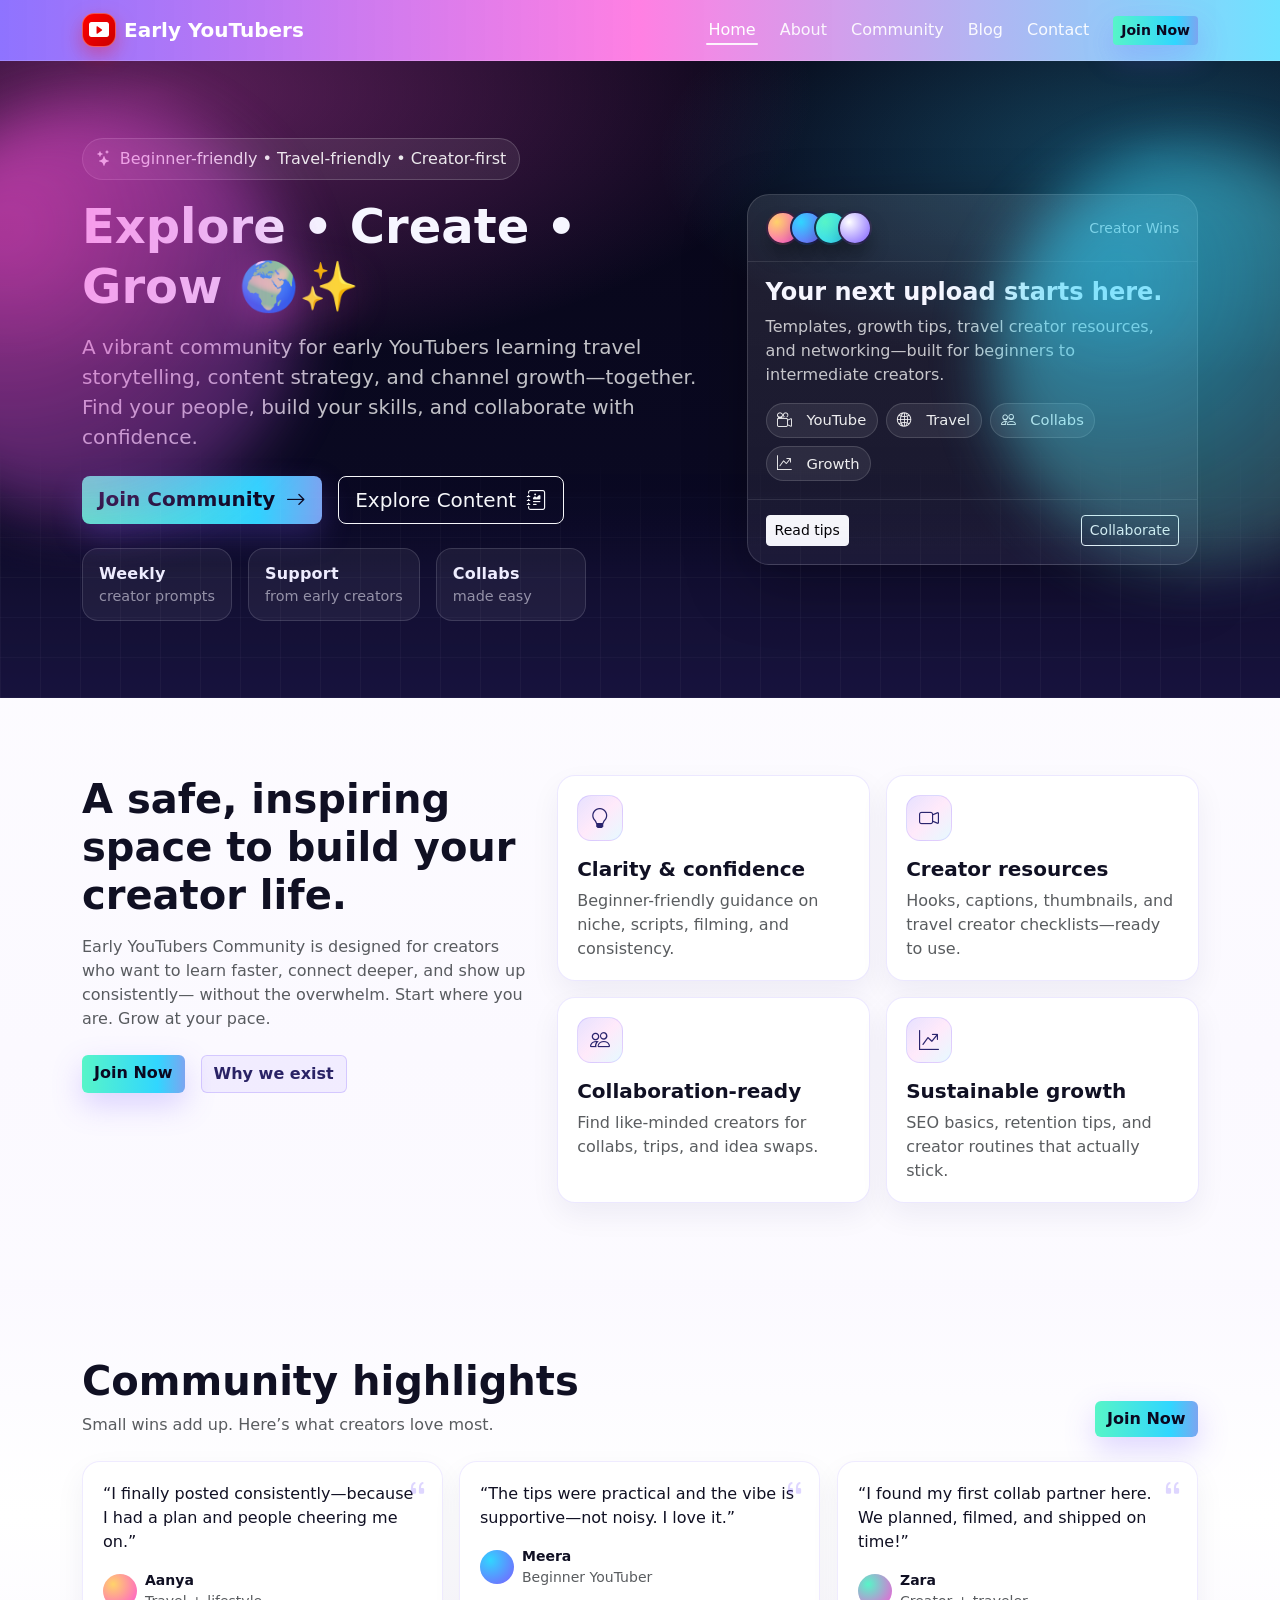
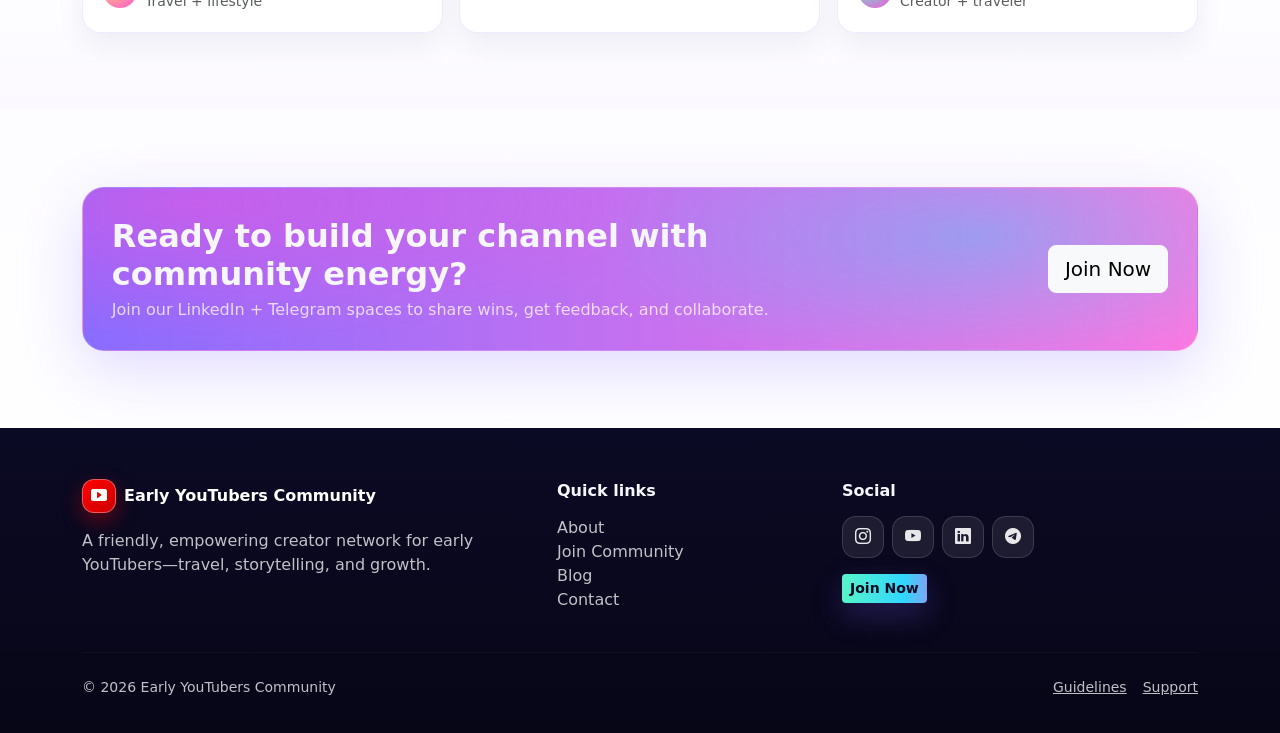
<file: index.html>
<!doctype html>
<html lang="en">
  <head>
    <meta charset="utf-8" />
    <meta name="viewport" content="width=device-width, initial-scale=1" />
    <meta
      name="description"
      content="Early YouTubers Community is a vibrant creator network for beginners and intermediate YouTubers to learn, collaborate, and grow faster."
    />
    <meta
      name="keywords"
      content="Early YouTubers community, Beginner YouTubers, YouTube growth tips, Travel bloggers India, Creator collaboration network"
    />
    <meta name="author" content="Early YouTubers Community" />
    <meta name="robots" content="index,follow" />

    <meta property="og:title" content="Early YouTubers Community" />
    <meta
      property="og:description"
      content="Explore • Create • Grow. Join a supportive early YouTubers community focused on content creation, networking, and YouTube growth."
    />
    <meta property="og:type" content="website" />
    <meta property="og:url" content="./" />

    <meta name="twitter:card" content="summary_large_image" />
    <meta name="theme-color" content="#7c5cff" />

    <link rel="canonical" href="./" />
    <link rel="icon" href="data:image/svg+xml,%3Csvg xmlns='http://www.w3.org/2000/svg' viewBox='0 0 64 64'%3E%3Cdefs/%3E%3Crect width='64' height='64' rx='16' fill='%237c5cff'/%3E%3Cpath d='M27 22v20l18-10-18-10z' fill='white'/%3E%3C/svg%3E" />

    <title>Early YouTubers Community | Explore • Create • Grow</title>

    <!-- Bootstrap + Icons (CDN) -->
    <link
      href="https://cdn.jsdelivr.net/npm/bootstrap@5.3.3/dist/css/bootstrap.min.css"
      rel="stylesheet"
      integrity="sha384-QWTKZyjpPEjISv5WaRU9OFeRpok6YctnYmDr5pNlyT2bRjXh0JMhjY6hW+ALEwIH"
      crossorigin="anonymous"
    />
    <link
      rel="stylesheet"
      href="https://cdn.jsdelivr.net/npm/bootstrap-icons@1.11.3/font/bootstrap-icons.min.css"
    />
    <link rel="stylesheet" href="./assets/css/styles.css" />

    <script type="application/ld+json">
      {
        "@context": "https://schema.org",
        "@type": "Organization",
        "name": "Early YouTubers Community",
        "description": "A creator community for early YouTubers to collaborate, learn, and grow on YouTube.",
        "url": "./",
        "sameAs": []
      }
    </script>
    <script type="application/ld+json">
      {
        "@context": "https://schema.org",
        "@type": "WebSite",
        "name": "Early YouTubers Community",
        "url": "./",
        "potentialAction": {
          "@type": "SearchAction",
          "target": "./blog.html?q={search_term_string}",
          "query-input": "required name=search_term_string"
        }
      }
    </script>
  </head>
  <body>
    <!-- Navbar -->
    <nav class="navbar navbar-expand-lg navbar-dark sticky-top nav-glass">
      <div class="container">
        <a class="navbar-brand fw-bold d-flex align-items-center gap-2" href="./index.html">
          <span class="brand-mark" aria-hidden="true"><i class="bi bi-play-btn-fill"></i></span>
          <span>Early YouTubers</span>
        </a>
        <button
          class="navbar-toggler"
          type="button"
          data-bs-toggle="collapse"
          data-bs-target="#mainNav"
          aria-controls="mainNav"
          aria-expanded="false"
          aria-label="Toggle navigation"
        >
          <span class="navbar-toggler-icon"></span>
        </button>

        <div class="collapse navbar-collapse" id="mainNav">
          <ul class="navbar-nav ms-auto align-items-lg-center gap-lg-2">
            <li class="nav-item"><a class="nav-link active" aria-current="page" href="./index.html">Home</a></li>
            <li class="nav-item"><a class="nav-link" href="./about.html">About</a></li>
            <li class="nav-item"><a class="nav-link" href="./community.html">Community</a></li>
            <li class="nav-item"><a class="nav-link" href="./blog.html">Blog</a></li>
            <li class="nav-item"><a class="nav-link" href="./contact.html">Contact</a></li>
            <li class="nav-item ms-lg-2">
              <a class="btn btn-sm btn-gradient" href="./community.html#join">Join Now</a>
            </li>
          </ul>
        </div>
      </div>
    </nav>

    <!-- Hero -->
    <header class="hero section-pad">
      <div class="container">
        <div class="row align-items-center g-4">
          <div class="col-lg-7">
            <div class="badge-pill mb-3 reveal">
              <i class="bi bi-stars me-2"></i>
              Beginner-friendly • Travel-friendly • Creator-first
            </div>
            <h1 class="display-5 fw-bold lh-sm mb-3 reveal">
              Explore • Create • Grow
              <span class="d-inline-block sparkle" aria-hidden="true">🌍✨</span>
            </h1>
            <p class="lead text-white-75 mb-4 reveal">
              A vibrant community for early YouTubers learning travel storytelling, content strategy, and channel growth—together.
              Find your people, build your skills, and collaborate with confidence.
            </p>
            <div class="d-flex flex-column flex-sm-row gap-3 reveal">
              <a class="btn btn-lg btn-gradient" href="./community.html#join">
                Join Community <i class="bi bi-arrow-right ms-1"></i>
              </a>
              <a class="btn btn-lg btn-outline-light" href="#content">
                Explore Content <i class="bi bi-journal-richtext ms-1"></i>
              </a>
            </div>
            <div class="hero-metrics mt-4 reveal">
              <div class="metric">
                <div class="metric-num">Weekly</div>
                <div class="metric-label">creator prompts</div>
              </div>
              <div class="metric">
                <div class="metric-num">Support</div>
                <div class="metric-label">from early creators</div>
              </div>
              <div class="metric">
                <div class="metric-num">Collabs</div>
                <div class="metric-label">made easy</div>
              </div>
            </div>
          </div>

          <div class="col-lg-5">
            <div class="hero-card reveal">
              <div class="hero-card-top">
                <div class="avatar-stack" aria-hidden="true">
                  <span class="av av-1"></span>
                  <span class="av av-2"></span>
                  <span class="av av-3"></span>
                  <span class="av av-4"></span>
                </div>
                <div class="ms-auto small text-white-75">Creator Wins</div>
              </div>
              <div class="hero-card-body">
                <h2 class="h4 fw-semibold mb-2">Your next upload starts here.</h2>
                <p class="mb-3 text-white-75">
                  Templates, growth tips, travel creator resources, and networking—built for beginners to intermediate creators.
                </p>
                <div class="d-flex gap-2 flex-wrap">
                  <span class="chip"><i class="bi bi-camera-reels me-2"></i>YouTube</span>
                  <span class="chip"><i class="bi bi-globe2 me-2"></i>Travel</span>
                  <span class="chip"><i class="bi bi-people me-2"></i>Collabs</span>
                  <span class="chip"><i class="bi bi-graph-up-arrow me-2"></i>Growth</span>
                </div>
              </div>
              <div class="hero-card-cta">
                <a class="btn btn-sm btn-light" href="./blog.html">Read tips</a>
                <a class="btn btn-sm btn-outline-light" href="./contact.html">Collaborate</a>
              </div>
            </div>
          </div>
        </div>
      </div>

      <div class="hero-bg" aria-hidden="true">
        <div class="blob blob-1"></div>
        <div class="blob blob-2"></div>
        <div class="grid-glow"></div>
      </div>
    </header>

    <!-- Intro -->
    <section class="section-pad" id="content">
      <div class="container">
        <div class="row g-4 align-items-start">
          <div class="col-lg-5">
            <h2 class="h1 fw-bold mb-3 reveal">A safe, inspiring space to build your creator life.</h2>
            <p class="text-muted mb-4 reveal">
              Early YouTubers Community is designed for creators who want to learn faster, connect deeper, and show up consistently—
              without the overwhelm. Start where you are. Grow at your pace.
            </p>
            <div class="d-flex gap-3 reveal">
              <a class="btn btn-gradient" href="./community.html#join">Join Now</a>
              <a class="btn btn-soft" href="./about.html">Why we exist</a>
            </div>
          </div>

          <div class="col-lg-7">
            <div class="row g-3">
              <div class="col-md-6">
                <div class="feature-card reveal">
                  <div class="icon-bubble">
                    <i class="bi bi-lightbulb"></i>
                  </div>
                  <h3 class="h5 fw-semibold mt-3">Clarity & confidence</h3>
                  <p class="text-muted mb-0">Beginner-friendly guidance on niche, scripts, filming, and consistency.</p>
                </div>
              </div>
              <div class="col-md-6">
                <div class="feature-card reveal">
                  <div class="icon-bubble">
                    <i class="bi bi-camera-video"></i>
                  </div>
                  <h3 class="h5 fw-semibold mt-3">Creator resources</h3>
                  <p class="text-muted mb-0">Hooks, captions, thumbnails, and travel creator checklists—ready to use.</p>
                </div>
              </div>
              <div class="col-md-6">
                <div class="feature-card reveal">
                  <div class="icon-bubble">
                    <i class="bi bi-people"></i>
                  </div>
                  <h3 class="h5 fw-semibold mt-3">Collaboration-ready</h3>
                  <p class="text-muted mb-0">Find like-minded creators for collabs, trips, and idea swaps.</p>
                </div>
              </div>
              <div class="col-md-6">
                <div class="feature-card reveal">
                  <div class="icon-bubble">
                    <i class="bi bi-graph-up-arrow"></i>
                  </div>
                  <h3 class="h5 fw-semibold mt-3">Sustainable growth</h3>
                  <p class="text-muted mb-0">SEO basics, retention tips, and creator routines that actually stick.</p>
                </div>
              </div>
            </div>
          </div>
        </div>
      </div>
    </section>

    <!-- Highlights / Testimonials -->
    <section class="section-pad section-soft">
      <div class="container">
        <div class="d-flex flex-column flex-md-row align-items-md-end justify-content-between gap-3 mb-4">
          <div>
            <h2 class="h1 fw-bold mb-2 reveal">Community highlights</h2>
            <p class="text-muted mb-0 reveal">Small wins add up. Here’s what creators love most.</p>
          </div>
          <a class="btn btn-gradient reveal" href="./community.html#join">Join Now</a>
        </div>

        <div class="row g-3">
          <div class="col-lg-4">
            <div class="quote-card reveal">
              <div class="quote-mark" aria-hidden="true"><i class="bi bi-quote"></i></div>
              <p class="mb-3">
                “I finally posted consistently—because I had a plan and people cheering me on.”
              </p>
              <div class="d-flex align-items-center gap-2">
                <span class="mini-avatar av-1" aria-hidden="true"></span>
                <div class="small">
                  <div class="fw-semibold">Aanya</div>
                  <div class="text-muted">Travel + lifestyle</div>
                </div>
              </div>
            </div>
          </div>
          <div class="col-lg-4">
            <div class="quote-card reveal">
              <div class="quote-mark" aria-hidden="true"><i class="bi bi-quote"></i></div>
              <p class="mb-3">
                “The tips were practical and the vibe is supportive—not noisy. I love it.”
              </p>
              <div class="d-flex align-items-center gap-2">
                <span class="mini-avatar av-2" aria-hidden="true"></span>
                <div class="small">
                  <div class="fw-semibold">Meera</div>
                  <div class="text-muted">Beginner YouTuber</div>
                </div>
              </div>
            </div>
          </div>
          <div class="col-lg-4">
            <div class="quote-card reveal">
              <div class="quote-mark" aria-hidden="true"><i class="bi bi-quote"></i></div>
              <p class="mb-3">
                “I found my first collab partner here. We planned, filmed, and shipped on time!”
              </p>
              <div class="d-flex align-items-center gap-2">
                <span class="mini-avatar av-3" aria-hidden="true"></span>
                <div class="small">
                  <div class="fw-semibold">Zara</div>
                  <div class="text-muted">Creator + traveler</div>
                </div>
              </div>
            </div>
          </div>
        </div>
      </div>
    </section>

    <!-- CTA -->
    <section class="section-pad">
      <div class="container">
        <div class="cta-band reveal">
          <div class="row align-items-center g-3">
            <div class="col-lg-8">
              <h2 class="h2 fw-bold mb-1">Ready to build your channel with community energy?</h2>
              <p class="mb-0 text-white-75">
                Join our LinkedIn + Telegram spaces to share wins, get feedback, and collaborate.
              </p>
            </div>
            <div class="col-lg-4 text-lg-end">
              <a class="btn btn-light btn-lg" href="./community.html#join">Join Now</a>
            </div>
          </div>
        </div>
      </div>
    </section>

    <!-- Footer -->
    <footer class="footer">
      <div class="container">
        <div class="row g-4 align-items-start">
          <div class="col-lg-5">
            <a class="footer-brand d-inline-flex align-items-center gap-2" href="./index.html">
              <span class="brand-mark" aria-hidden="true"><i class="bi bi-play-btn-fill"></i></span>
              <span class="fw-bold">Early YouTubers Community</span>
            </a>
            <p class="text-white-75 mt-3 mb-0">
              A friendly, empowering creator network for early YouTubers—travel, storytelling, and growth.
            </p>
          </div>
          <div class="col-6 col-lg-3">
            <div class="footer-title">Quick links</div>
            <ul class="list-unstyled footer-links">
              <li><a href="./about.html">About</a></li>
              <li><a href="./community.html#join">Join Community</a></li>
              <li><a href="./blog.html">Blog</a></li>
              <li><a href="./contact.html">Contact</a></li>
            </ul>
          </div>
          <div class="col-6 col-lg-4">
            <div class="footer-title">Social</div>
            <div class="d-flex gap-2 flex-wrap">
              <a class="social-btn" href="#" aria-label="Instagram"><i class="bi bi-instagram"></i></a>
              <a class="social-btn" href="#" aria-label="YouTube"><i class="bi bi-youtube"></i></a>
              <a class="social-btn" href="https://www.linkedin.com/groups/18982020/" target="_blank" rel="noopener noreferrer" aria-label="LinkedIn"><i class="bi bi-linkedin"></i></a>
              <a class="social-btn" href="https://t.me/earlyyotubers" target="_blank" rel="noopener noreferrer" aria-label="Telegram"><i class="bi bi-telegram"></i></a>
            </div>
            <div class="mt-3">
              <a class="btn btn-sm btn-gradient" href="./community.html#join">Join Now</a>
            </div>
          </div>
        </div>
        <hr class="footer-hr my-4" />
        <div class="d-flex flex-column flex-md-row gap-2 justify-content-between small text-white-75">
          <div>© <span id="year"></span> Early YouTubers Community</div>
          <div class="d-flex gap-3">
            <a class="text-white-75" href="./community.html#guidelines">Guidelines</a>
            <a class="text-white-75" href="./contact.html">Support</a>
          </div>
        </div>
      </div>
    </footer>

    <button class="to-top" type="button" aria-label="Back to top">
      <i class="bi bi-arrow-up"></i>
    </button>

    <script
      src="https://cdn.jsdelivr.net/npm/bootstrap@5.3.3/dist/js/bootstrap.bundle.min.js"
      integrity="sha384-YvpcrYf0tY3lHB60NNkmXc5s9fDVZLESaAA55NDzOxhy9GkcIdslK1eN7N6jIeHz"
      crossorigin="anonymous"
    ></script>
    <script src="./assets/js/main.js"></script>
  </body>
</html>
</file>
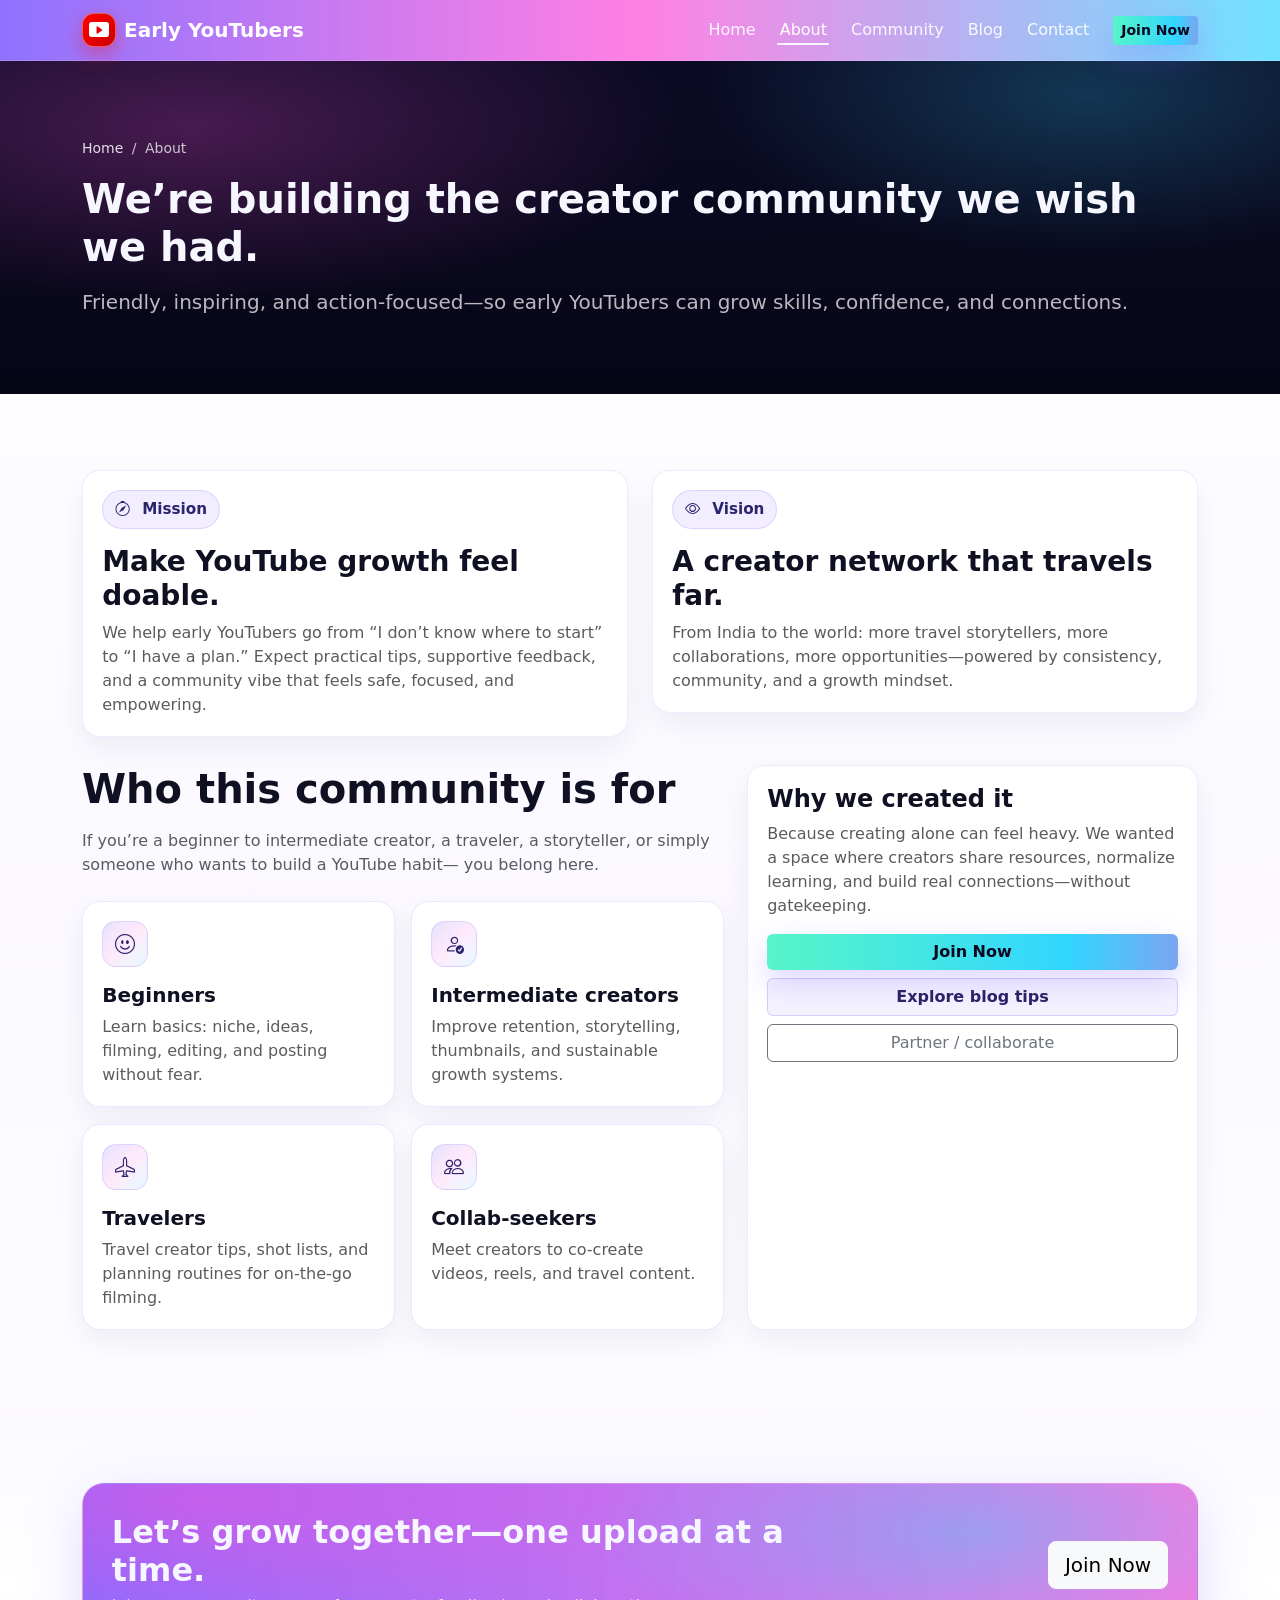
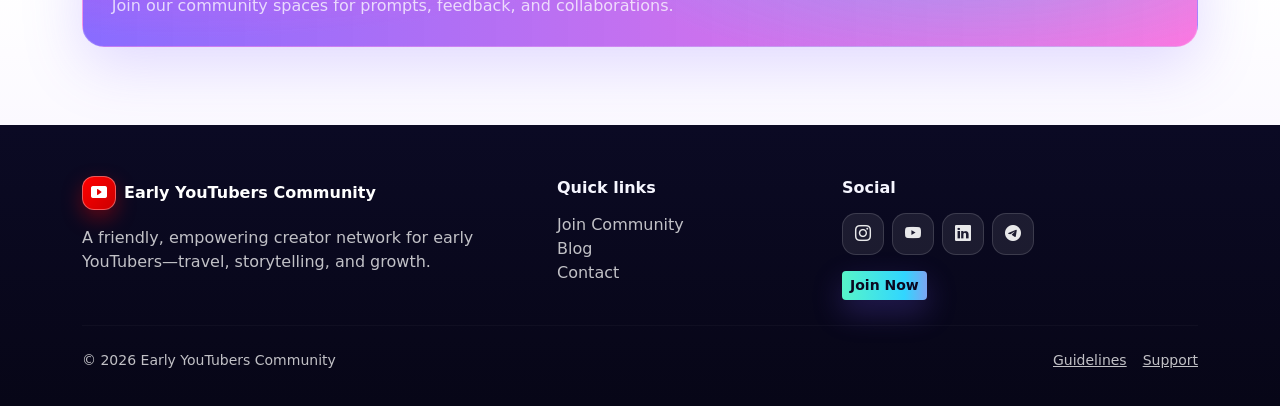
<file: about.html>
<!doctype html>
<html lang="en">
  <head>
    <meta charset="utf-8" />
    <meta name="viewport" content="width=device-width, initial-scale=1" />
    <meta
      name="description"
      content="Learn the mission and vision of Early YouTubers Community—an empowering creator network for travel and content creation."
    />
    <meta
      name="keywords"
      content="Early YouTubers community, Beginner YouTubers, YouTube growth tips, Travel bloggers India, Creator collaboration network"
    />
    <meta name="robots" content="index,follow" />

    <meta property="og:title" content="About | Early YouTubers Community" />
    <meta
      property="og:description"
      content="Why we exist: helping early YouTubers learn, collaborate, and grow—without the overwhelm."
    />
    <meta property="og:type" content="website" />
    <meta property="og:url" content="./about.html" />

    <meta name="theme-color" content="#7c5cff" />
    <link rel="canonical" href="./about.html" />

    <title>About | Early YouTubers Community</title>

    <link
      href="https://cdn.jsdelivr.net/npm/bootstrap@5.3.3/dist/css/bootstrap.min.css"
      rel="stylesheet"
      integrity="sha384-QWTKZyjpPEjISv5WaRU9OFeRpok6YctnYmDr5pNlyT2bRjXh0JMhjY6hW+ALEwIH"
      crossorigin="anonymous"
    />
    <link
      rel="stylesheet"
      href="https://cdn.jsdelivr.net/npm/bootstrap-icons@1.11.3/font/bootstrap-icons.min.css"
    />
    <link rel="stylesheet" href="./assets/css/styles.css" />

    <script type="application/ld+json">
      {
        "@context": "https://schema.org",
        "@type": "AboutPage",
        "name": "About | Early YouTubers Community",
        "url": "./about.html"
      }
    </script>
  </head>
  <body>
    <nav class="navbar navbar-expand-lg navbar-dark sticky-top nav-glass">
      <div class="container">
        <a class="navbar-brand fw-bold d-flex align-items-center gap-2" href="./index.html">
          <span class="brand-mark" aria-hidden="true"><i class="bi bi-play-btn-fill"></i></span>
          <span>Early YouTubers</span>
        </a>
        <button
          class="navbar-toggler"
          type="button"
          data-bs-toggle="collapse"
          data-bs-target="#mainNav"
          aria-controls="mainNav"
          aria-expanded="false"
          aria-label="Toggle navigation"
        >
          <span class="navbar-toggler-icon"></span>
        </button>

        <div class="collapse navbar-collapse" id="mainNav">
          <ul class="navbar-nav ms-auto align-items-lg-center gap-lg-2">
            <li class="nav-item"><a class="nav-link" href="./index.html">Home</a></li>
            <li class="nav-item"><a class="nav-link active" aria-current="page" href="./about.html">About</a></li>
            <li class="nav-item"><a class="nav-link" href="./community.html">Community</a></li>
            <li class="nav-item"><a class="nav-link" href="./blog.html">Blog</a></li>
            <li class="nav-item"><a class="nav-link" href="./contact.html">Contact</a></li>
            <li class="nav-item ms-lg-2">
              <a class="btn btn-sm btn-gradient" href="./community.html#join">Join Now</a>
            </li>
          </ul>
        </div>
      </div>
    </nav>

    <header class="page-hero section-pad">
      <div class="container">
        <div class="crumb small mb-3 reveal">
          <a href="./index.html">Home</a> <span class="text-white-75 mx-1">/</span> <span class="text-white-75">About</span>
        </div>
        <h1 class="display-6 fw-bold mb-3 reveal">We’re building the creator community we wish we had.</h1>
        <p class="lead sub mb-0 reveal">
          Friendly, inspiring, and action-focused—so early YouTubers can grow skills, confidence, and connections.
        </p>
      </div>
    </header>

    <main>
      <section class="section-pad">
        <div class="container">
          <div class="row g-4 align-items-start">
            <div class="col-lg-6">
              <div class="form-card reveal">
                <div class="pill mb-3"><i class="bi bi-compass me-1"></i> Mission</div>
                <h2 class="h3 fw-bold mb-2">Make YouTube growth feel doable.</h2>
                <p class="text-muted mb-0">
                  We help early YouTubers go from “I don’t know where to start” to “I have a plan.” Expect practical tips, supportive feedback,
                  and a community vibe that feels safe, focused, and empowering.
                </p>
              </div>
            </div>
            <div class="col-lg-6">
              <div class="form-card reveal">
                <div class="pill mb-3"><i class="bi bi-eye me-1"></i> Vision</div>
                <h2 class="h3 fw-bold mb-2">A creator network that travels far.</h2>
                <p class="text-muted mb-0">
                  From India to the world: more travel storytellers, more collaborations, more opportunities—powered by consistency,
                  community, and a growth mindset.
                </p>
              </div>
            </div>
          </div>

          <div class="row g-4 mt-1">
            <div class="col-lg-7">
              <h2 class="h1 fw-bold mb-3 reveal">Who this community is for</h2>
              <p class="text-muted mb-4 reveal">
                If you’re a beginner to intermediate creator, a traveler, a storyteller, or simply someone who wants to build a YouTube habit—
                you belong here.
              </p>
              <div class="row g-3">
                <div class="col-md-6">
                  <div class="feature-card reveal">
                    <div class="icon-bubble"><i class="bi bi-emoji-smile"></i></div>
                    <h3 class="h5 fw-semibold mt-3">Beginners</h3>
                    <p class="text-muted mb-0">Learn basics: niche, ideas, filming, editing, and posting without fear.</p>
                  </div>
                </div>
                <div class="col-md-6">
                  <div class="feature-card reveal">
                    <div class="icon-bubble"><i class="bi bi-person-check"></i></div>
                    <h3 class="h5 fw-semibold mt-3">Intermediate creators</h3>
                    <p class="text-muted mb-0">Improve retention, storytelling, thumbnails, and sustainable growth systems.</p>
                  </div>
                </div>
                <div class="col-md-6">
                  <div class="feature-card reveal">
                    <div class="icon-bubble"><i class="bi bi-airplane"></i></div>
                    <h3 class="h5 fw-semibold mt-3">Travelers</h3>
                    <p class="text-muted mb-0">Travel creator tips, shot lists, and planning routines for on-the-go filming.</p>
                  </div>
                </div>
                <div class="col-md-6">
                  <div class="feature-card reveal">
                    <div class="icon-bubble"><i class="bi bi-people"></i></div>
                    <h3 class="h5 fw-semibold mt-3">Collab-seekers</h3>
                    <p class="text-muted mb-0">Meet creators to co-create videos, reels, and travel content.</p>
                  </div>
                </div>
              </div>
            </div>

            <div class="col-lg-5">
              <div class="link-card reveal">
                <h2 class="h4 fw-bold mb-2">Why we created it</h2>
                <p class="text-muted mb-3">
                  Because creating alone can feel heavy. We wanted a space where creators share resources, normalize learning,
                  and build real connections—without gatekeeping.
                </p>
                <div class="d-grid gap-2">
                  <a class="btn btn-gradient" href="./community.html#join">Join Now</a>
                  <a class="btn btn-soft" href="./blog.html">Explore blog tips</a>
                  <a class="btn btn-outline-secondary" href="./contact.html">Partner / collaborate</a>
                </div>
              </div>
            </div>
          </div>
        </div>
      </section>

      <section class="section-pad section-soft">
        <div class="container">
          <div class="cta-band reveal">
            <div class="row align-items-center g-3">
              <div class="col-lg-8">
                <h2 class="h2 fw-bold mb-1">Let’s grow together—one upload at a time.</h2>
                <p class="mb-0 text-white-75">Join our community spaces for prompts, feedback, and collaborations.</p>
              </div>
              <div class="col-lg-4 text-lg-end">
                <a class="btn btn-light btn-lg" href="./community.html#join">Join Now</a>
              </div>
            </div>
          </div>
        </div>
      </section>
    </main>

    <footer class="footer">
      <div class="container">
        <div class="row g-4 align-items-start">
          <div class="col-lg-5">
            <a class="footer-brand d-inline-flex align-items-center gap-2" href="./index.html">
              <span class="brand-mark" aria-hidden="true"><i class="bi bi-play-btn-fill"></i></span>
              <span class="fw-bold">Early YouTubers Community</span>
            </a>
            <p class="text-white-75 mt-3 mb-0">
              A friendly, empowering creator network for early YouTubers—travel, storytelling, and growth.
            </p>
          </div>
          <div class="col-6 col-lg-3">
            <div class="footer-title">Quick links</div>
            <ul class="list-unstyled footer-links">
              <li><a href="./community.html#join">Join Community</a></li>
              <li><a href="./blog.html">Blog</a></li>
              <li><a href="./contact.html">Contact</a></li>
            </ul>
          </div>
          <div class="col-6 col-lg-4">
            <div class="footer-title">Social</div>
            <div class="d-flex gap-2 flex-wrap">
              <a class="social-btn" href="#" aria-label="Instagram"><i class="bi bi-instagram"></i></a>
              <a class="social-btn" href="#" aria-label="YouTube"><i class="bi bi-youtube"></i></a>
              <a class="social-btn" href="https://www.linkedin.com/groups/18982020/" target="_blank" rel="noopener noreferrer" aria-label="LinkedIn"><i class="bi bi-linkedin"></i></a>
              <a class="social-btn" href="https://t.me/earlyyotubers" target="_blank" rel="noopener noreferrer" aria-label="Telegram"><i class="bi bi-telegram"></i></a>
            </div>
            <div class="mt-3">
              <a class="btn btn-sm btn-gradient" href="./community.html#join">Join Now</a>
            </div>
          </div>
        </div>
        <hr class="footer-hr my-4" />
        <div class="d-flex flex-column flex-md-row gap-2 justify-content-between small text-white-75">
          <div>© <span id="year"></span> Early YouTubers Community</div>
          <div class="d-flex gap-3">
            <a class="text-white-75" href="./community.html#guidelines">Guidelines</a>
            <a class="text-white-75" href="./contact.html">Support</a>
          </div>
        </div>
      </div>
    </footer>

    <button class="to-top" type="button" aria-label="Back to top">
      <i class="bi bi-arrow-up"></i>
    </button>

    <script
      src="https://cdn.jsdelivr.net/npm/bootstrap@5.3.3/dist/js/bootstrap.bundle.min.js"
      integrity="sha384-YvpcrYf0tY3lHB60NNkmXc5s9fDVZLESaAA55NDzOxhy9GkcIdslK1eN7N6jIeHz"
      crossorigin="anonymous"
    ></script>
    <script src="./assets/js/main.js"></script>
  </body>
</html>
</file>
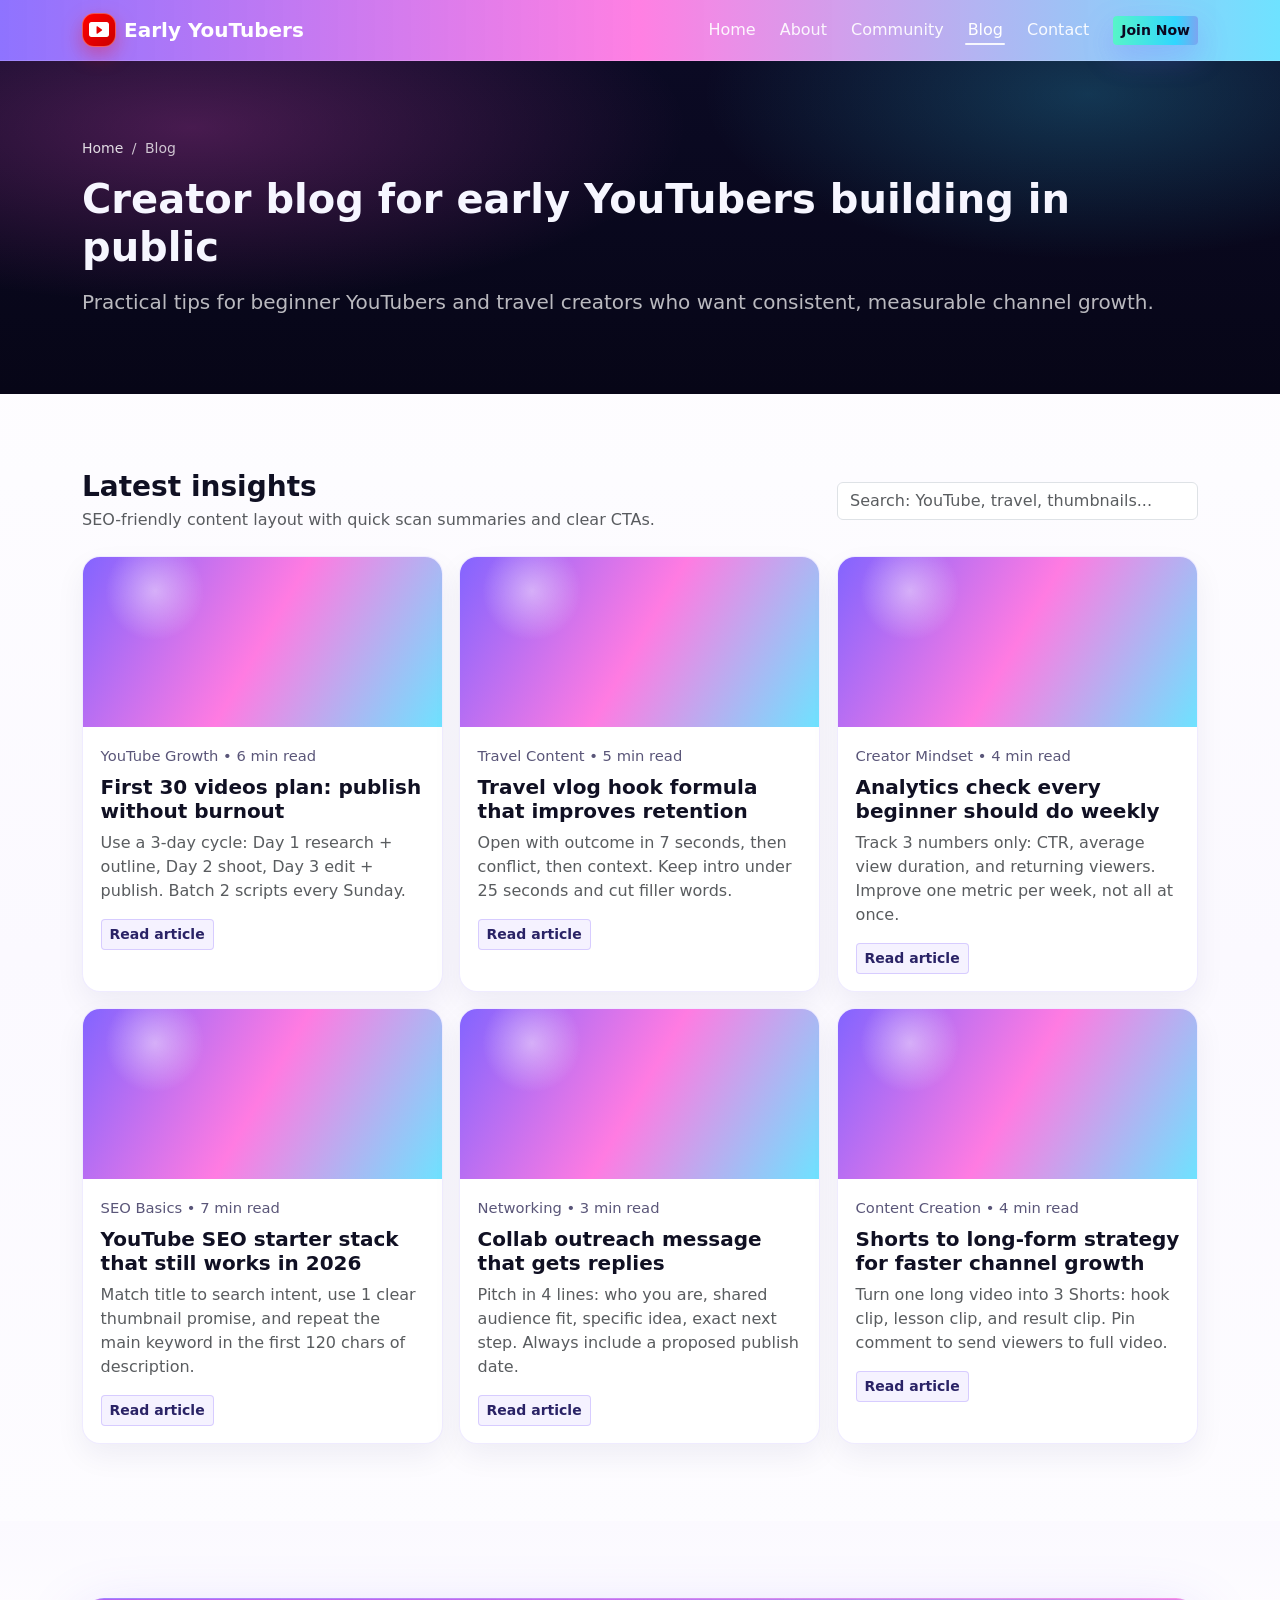
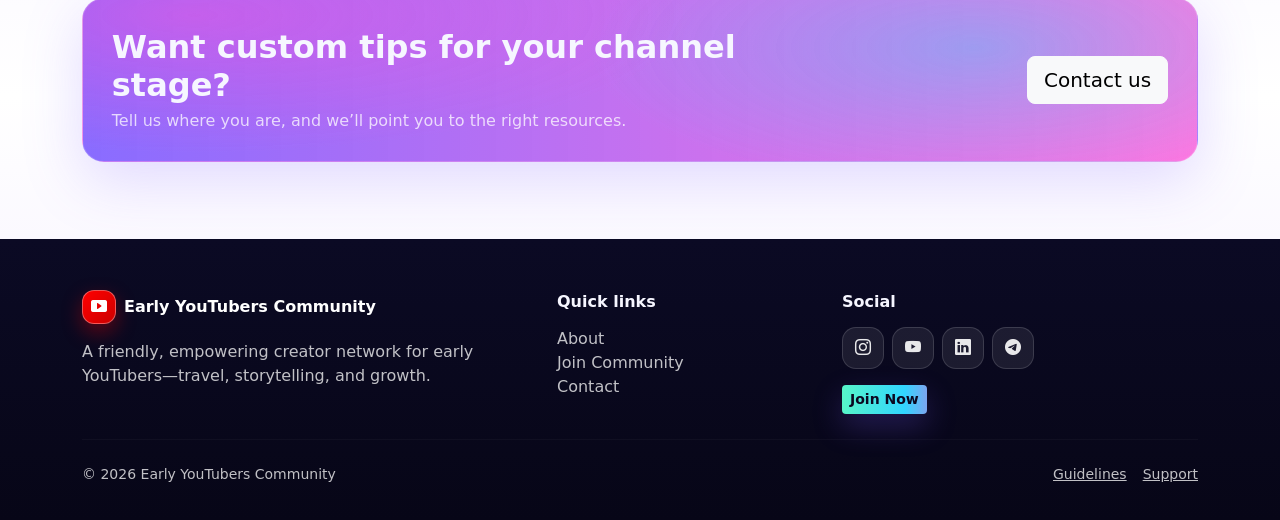
<file: blog-post.html>
<!doctype html>
<html lang="en">
  <head>
    <meta charset="utf-8" />
    <meta name="viewport" content="width=device-width, initial-scale=1" />
    <meta name="description" content="Read detailed blog insights from Early YouTubers Community." />
    <meta
      name="keywords"
      content="Early YouTubers community, Beginner YouTubers, YouTube growth tips, Travel bloggers India, Creator collaboration network"
    />
    <meta name="robots" content="index,follow" />
    <meta property="og:title" content="Blog Post | Early YouTubers Community" />
    <meta property="og:description" content="Actionable tips and frameworks for early YouTubers." />
    <meta property="og:type" content="article" />
    <meta property="og:url" content="./blog-post.html" />
    <meta name="theme-color" content="#7c5cff" />
    <link rel="canonical" href="./blog-post.html" />
    <title>Blog Post | Early YouTubers Community</title>

    <link
      href="https://cdn.jsdelivr.net/npm/bootstrap@5.3.3/dist/css/bootstrap.min.css"
      rel="stylesheet"
      integrity="sha384-QWTKZyjpPEjISv5WaRU9OFeRpok6YctnYmDr5pNlyT2bRjXh0JMhjY6hW+ALEwIH"
      crossorigin="anonymous"
    />
    <link
      rel="stylesheet"
      href="https://cdn.jsdelivr.net/npm/bootstrap-icons@1.11.3/font/bootstrap-icons.min.css"
    />
    <link rel="stylesheet" href="./assets/css/styles.css" />
  </head>
  <body>
    <nav class="navbar navbar-expand-lg navbar-dark sticky-top nav-glass">
      <div class="container">
        <a class="navbar-brand fw-bold d-flex align-items-center gap-2" href="./index.html">
          <span class="brand-mark" aria-hidden="true"><i class="bi bi-play-btn-fill"></i></span>
          <span>Early YouTubers</span>
        </a>
        <button
          class="navbar-toggler"
          type="button"
          data-bs-toggle="collapse"
          data-bs-target="#mainNav"
          aria-controls="mainNav"
          aria-expanded="false"
          aria-label="Toggle navigation"
        >
          <span class="navbar-toggler-icon"></span>
        </button>
        <div class="collapse navbar-collapse" id="mainNav">
          <ul class="navbar-nav ms-auto align-items-lg-center gap-lg-2">
            <li class="nav-item"><a class="nav-link" href="./index.html">Home</a></li>
            <li class="nav-item"><a class="nav-link" href="./about.html">About</a></li>
            <li class="nav-item"><a class="nav-link" href="./community.html">Community</a></li>
            <li class="nav-item"><a class="nav-link active" aria-current="page" href="./blog.html">Blog</a></li>
            <li class="nav-item"><a class="nav-link" href="./contact.html">Contact</a></li>
            <li class="nav-item ms-lg-2">
              <a class="btn btn-sm btn-gradient" href="./community.html#join">Join Now</a>
            </li>
          </ul>
        </div>
      </div>
    </nav>

    <header class="page-hero section-pad">
      <div class="container">
        <div class="crumb small mb-3">
          <a href="./index.html">Home</a> <span class="text-white-75 mx-1">/</span>
          <a href="./blog.html">Blog</a> <span class="text-white-75 mx-1">/</span>
          <span class="text-white-75" id="crumbTitle">Post</span>
        </div>
        <h1 id="postTitle" class="display-6 fw-bold mb-3">Loading post...</h1>
        <p id="postMeta" class="lead sub mb-0">Please wait while the article loads.</p>
      </div>
    </header>

    <main>
      <section class="section-pad">
        <div class="container">
          <a class="btn btn-soft mb-3" href="./blog.html"><i class="bi bi-arrow-left me-1"></i> Back to all blogs</a>
          <div id="postLoading" class="text-muted">Loading content...</div>
          <div id="postError" class="alert alert-light border d-none"></div>
          <article id="postContent" class="form-card d-none"></article>
        </div>
      </section>
    </main>

    <footer class="footer">
      <div class="container">
        <div class="row g-4 align-items-start">
          <div class="col-lg-5">
            <a class="footer-brand d-inline-flex align-items-center gap-2" href="./index.html">
              <span class="brand-mark" aria-hidden="true"><i class="bi bi-play-btn-fill"></i></span>
              <span class="fw-bold">Early YouTubers Community</span>
            </a>
            <p class="text-white-75 mt-3 mb-0">
              A friendly, empowering creator network for early YouTubers—travel, storytelling, and growth.
            </p>
          </div>
          <div class="col-6 col-lg-3">
            <div class="footer-title">Quick links</div>
            <ul class="list-unstyled footer-links">
              <li><a href="./about.html">About</a></li>
              <li><a href="./community.html#join">Join Community</a></li>
              <li><a href="./contact.html">Contact</a></li>
            </ul>
          </div>
          <div class="col-6 col-lg-4">
            <div class="footer-title">Social</div>
            <div class="d-flex gap-2 flex-wrap">
              <a class="social-btn" href="#" aria-label="Instagram"><i class="bi bi-instagram"></i></a>
              <a class="social-btn" href="#" aria-label="YouTube"><i class="bi bi-youtube"></i></a>
              <a class="social-btn" href="https://www.linkedin.com/groups/18982020/" target="_blank" rel="noopener noreferrer" aria-label="LinkedIn"><i class="bi bi-linkedin"></i></a>
              <a class="social-btn" href="https://t.me/earlyyotubers" target="_blank" rel="noopener noreferrer" aria-label="Telegram"><i class="bi bi-telegram"></i></a>
            </div>
          </div>
        </div>
        <hr class="footer-hr my-4" />
        <div class="d-flex flex-column flex-md-row gap-2 justify-content-between small text-white-75">
          <div>© <span id="year"></span> Early YouTubers Community</div>
          <div class="d-flex gap-3">
            <a class="text-white-75" href="./community.html#guidelines">Guidelines</a>
            <a class="text-white-75" href="./contact.html">Support</a>
          </div>
        </div>
      </div>
    </footer>

    <button class="to-top" type="button" aria-label="Back to top">
      <i class="bi bi-arrow-up"></i>
    </button>

    <script
      src="https://cdn.jsdelivr.net/npm/bootstrap@5.3.3/dist/js/bootstrap.bundle.min.js"
      integrity="sha384-YvpcrYf0tY3lHB60NNkmXc5s9fDVZLESaAA55NDzOxhy9GkcIdslK1eN7N6jIeHz"
      crossorigin="anonymous"
    ></script>
    <script src="./assets/js/main.js"></script>
    <script src="./assets/js/blog-post.js"></script>
  </body>
</html>
</file>
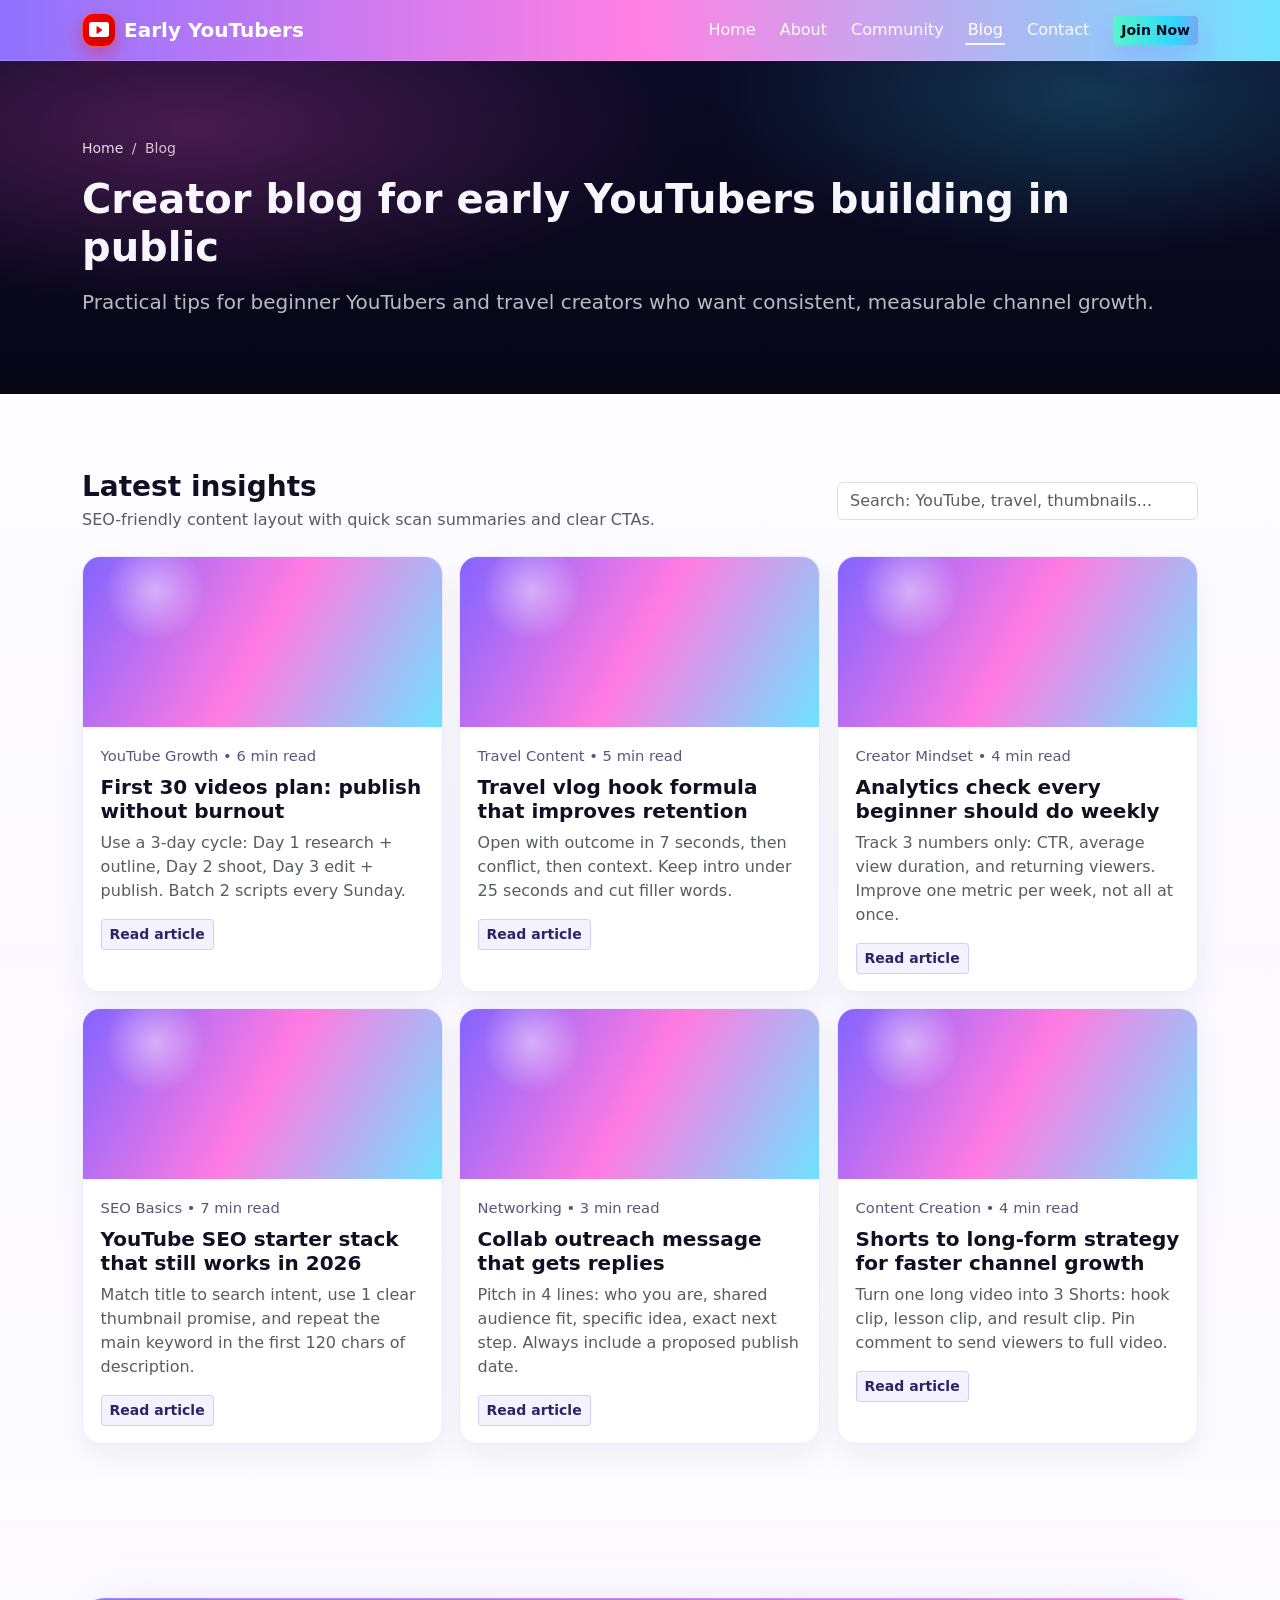
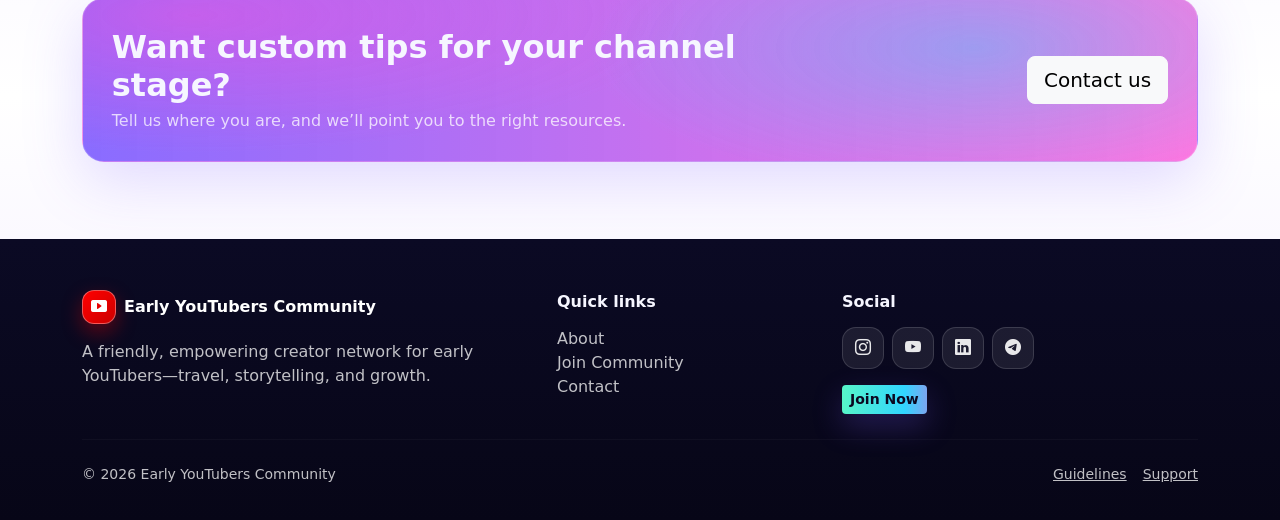
<file: blog.html>
<!doctype html>
<html lang="en">
  <head>
    <meta charset="utf-8" />
    <meta name="viewport" content="width=device-width, initial-scale=1" />
    <meta
      name="description"
      content="Read practical blogs for early YouTubers: content strategy, retention tips, SEO workflow, and realistic growth systems."
    />
    <meta
      name="keywords"
      content="Early YouTubers community, Beginner YouTubers, YouTube growth tips, Travel bloggers India, Creator collaboration network"
    />
    <meta name="robots" content="index,follow" />
    <meta property="og:title" content="Blog | Early YouTubers Community" />
    <meta
      property="og:description"
      content="Actionable articles on travel content, YouTube growth, and creator confidence."
    />
    <meta property="og:type" content="website" />
    <meta property="og:url" content="./blog.html" />
    <meta name="theme-color" content="#7c5cff" />
    <link rel="canonical" href="./blog.html" />

    <title>Blog | Early YouTubers Community</title>

    <link
      href="https://cdn.jsdelivr.net/npm/bootstrap@5.3.3/dist/css/bootstrap.min.css"
      rel="stylesheet"
      integrity="sha384-QWTKZyjpPEjISv5WaRU9OFeRpok6YctnYmDr5pNlyT2bRjXh0JMhjY6hW+ALEwIH"
      crossorigin="anonymous"
    />
    <link
      rel="stylesheet"
      href="https://cdn.jsdelivr.net/npm/bootstrap-icons@1.11.3/font/bootstrap-icons.min.css"
    />
    <link rel="stylesheet" href="./assets/css/styles.css" />

    <script type="application/ld+json">
      {
        "@context": "https://schema.org",
        "@type": "Blog",
        "name": "Early YouTubers Community Blog",
        "url": "./blog.html",
        "description": "Blogs on travel, YouTube content creation, and creator growth."
      }
    </script>
  </head>
  <body>
    <nav class="navbar navbar-expand-lg navbar-dark sticky-top nav-glass">
      <div class="container">
        <a class="navbar-brand fw-bold d-flex align-items-center gap-2" href="./index.html">
          <span class="brand-mark" aria-hidden="true"><i class="bi bi-play-btn-fill"></i></span>
          <span>Early YouTubers</span>
        </a>
        <button
          class="navbar-toggler"
          type="button"
          data-bs-toggle="collapse"
          data-bs-target="#mainNav"
          aria-controls="mainNav"
          aria-expanded="false"
          aria-label="Toggle navigation"
        >
          <span class="navbar-toggler-icon"></span>
        </button>

        <div class="collapse navbar-collapse" id="mainNav">
          <ul class="navbar-nav ms-auto align-items-lg-center gap-lg-2">
            <li class="nav-item"><a class="nav-link" href="./index.html">Home</a></li>
            <li class="nav-item"><a class="nav-link" href="./about.html">About</a></li>
            <li class="nav-item"><a class="nav-link" href="./community.html">Community</a></li>
            <li class="nav-item"><a class="nav-link active" aria-current="page" href="./blog.html">Blog</a></li>
            <li class="nav-item"><a class="nav-link" href="./contact.html">Contact</a></li>
            <li class="nav-item ms-lg-2">
              <a class="btn btn-sm btn-gradient" href="./community.html#join">Join Now</a>
            </li>
          </ul>
        </div>
      </div>
    </nav>

    <header class="page-hero section-pad">
      <div class="container">
        <div class="crumb small mb-3 reveal">
          <a href="./index.html">Home</a> <span class="text-white-75 mx-1">/</span> <span class="text-white-75">Blog</span>
        </div>
        <h1 class="display-6 fw-bold mb-3 reveal">Creator blog for early YouTubers building in public</h1>
        <p class="lead sub mb-0 reveal">
          Practical tips for beginner YouTubers and travel creators who want consistent, measurable channel growth.
        </p>
      </div>
    </header>

    <main>
      <section class="section-pad">
        <div class="container">
          <div class="row g-3 align-items-center mb-4">
            <div class="col-lg-8">
              <h2 class="h3 fw-bold mb-1 reveal">Latest insights</h2>
              <p class="text-muted mb-0 reveal">SEO-friendly content layout with quick scan summaries and clear CTAs.</p>
            </div>
            <div class="col-lg-4">
              <label class="visually-hidden" for="blogSearch">Search posts</label>
              <input id="blogSearch" class="form-control reveal" type="search" placeholder="Search: YouTube, travel, thumbnails..." />
            </div>
          </div>

          <div class="row g-3">
            <div class="col-md-6 col-lg-4" data-post="first 30 videos plan upload schedule beginner youtubers consistency">
              <article class="post-card reveal">
                <div class="post-banner"></div>
                <div class="post-body">
                  <div class="post-meta mb-2">YouTube Growth • 6 min read</div>
                  <h3 class="h5 fw-bold">First 30 videos plan: publish without burnout</h3>
                  <p class="text-muted mb-3">Use a 3-day cycle: Day 1 research + outline, Day 2 shoot, Day 3 edit + publish. Batch 2 scripts every Sunday.</p>
                  <a class="btn btn-soft btn-sm" href="./blog-post.html?slug=first-30-videos-plan">Read article</a>
                </div>
              </article>
            </div>

            <div class="col-md-6 col-lg-4" data-post="travel vlog hook storytelling shot list retention first 30 seconds">
              <article class="post-card reveal">
                <div class="post-banner"></div>
                <div class="post-body">
                  <div class="post-meta mb-2">Travel Content • 5 min read</div>
                  <h3 class="h5 fw-bold">Travel vlog hook formula that improves retention</h3>
                  <p class="text-muted mb-3">Open with outcome in 7 seconds, then conflict, then context. Keep intro under 25 seconds and cut filler words.</p>
                  <a class="btn btn-soft btn-sm" href="./blog-post.html?slug=travel-vlog-hook-formula">Read article</a>
                </div>
              </article>
            </div>

            <div class="col-md-6 col-lg-4" data-post="youtube analytics watch time retention click through rate beginner creators">
              <article class="post-card reveal">
                <div class="post-banner"></div>
                <div class="post-body">
                  <div class="post-meta mb-2">Creator Mindset • 4 min read</div>
                  <h3 class="h5 fw-bold">Analytics check every beginner should do weekly</h3>
                  <p class="text-muted mb-3">Track 3 numbers only: CTR, average view duration, and returning viewers. Improve one metric per week, not all at once.</p>
                  <a class="btn btn-soft btn-sm" href="./blog-post.html?slug=weekly-analytics-check">Read article</a>
                </div>
              </article>
            </div>

            <div class="col-md-6 col-lg-4" data-post="youtube seo titles thumbnails metadata description keywords search intent">
              <article class="post-card reveal">
                <div class="post-banner"></div>
                <div class="post-body">
                  <div class="post-meta mb-2">SEO Basics • 7 min read</div>
                  <h3 class="h5 fw-bold">YouTube SEO starter stack that still works in 2026</h3>
                  <p class="text-muted mb-3">Match title to search intent, use 1 clear thumbnail promise, and repeat the main keyword in the first 120 chars of description.</p>
                  <a class="btn btn-soft btn-sm" href="./blog-post.html?slug=youtube-seo-2026-basics">Read article</a>
                </div>
              </article>
            </div>

            <div class="col-md-6 col-lg-4" data-post="collaboration outreach template creator networking brand pitch youtube">
              <article class="post-card reveal">
                <div class="post-banner"></div>
                <div class="post-body">
                  <div class="post-meta mb-2">Networking • 3 min read</div>
                  <h3 class="h5 fw-bold">Collab outreach message that gets replies</h3>
                  <p class="text-muted mb-3">Pitch in 4 lines: who you are, shared audience fit, specific idea, exact next step. Always include a proposed publish date.</p>
                  <a class="btn btn-soft btn-sm" href="./blog-post.html?slug=collab-outreach-that-gets-replies">Read article</a>
                </div>
              </article>
            </div>

            <div class="col-md-6 col-lg-4" data-post="shorts to long form strategy youtube growth repurpose content workflow">
              <article class="post-card reveal">
                <div class="post-banner"></div>
                <div class="post-body">
                  <div class="post-meta mb-2">Content Creation • 4 min read</div>
                  <h3 class="h5 fw-bold">Shorts to long-form strategy for faster channel growth</h3>
                  <p class="text-muted mb-3">Turn one long video into 3 Shorts: hook clip, lesson clip, and result clip. Pin comment to send viewers to full video.</p>
                  <a class="btn btn-soft btn-sm" href="./blog-post.html?slug=shorts-to-long-form-loop">Read article</a>
                </div>
              </article>
            </div>
          </div>
        </div>
      </section>

      <section class="section-pad section-soft">
        <div class="container">
          <div class="cta-band reveal">
            <div class="row align-items-center g-3">
              <div class="col-lg-8">
                <h2 class="h2 fw-bold mb-1">Want custom tips for your channel stage?</h2>
                <p class="mb-0 text-white-75">Tell us where you are, and we’ll point you to the right resources.</p>
              </div>
              <div class="col-lg-4 text-lg-end">
                <a class="btn btn-light btn-lg" href="./contact.html">Contact us</a>
              </div>
            </div>
          </div>
        </div>
      </section>
    </main>

    <footer class="footer">
      <div class="container">
        <div class="row g-4 align-items-start">
          <div class="col-lg-5">
            <a class="footer-brand d-inline-flex align-items-center gap-2" href="./index.html">
              <span class="brand-mark" aria-hidden="true"><i class="bi bi-play-btn-fill"></i></span>
              <span class="fw-bold">Early YouTubers Community</span>
            </a>
            <p class="text-white-75 mt-3 mb-0">
              A friendly, empowering creator network for early YouTubers—travel, storytelling, and growth.
            </p>
          </div>
          <div class="col-6 col-lg-3">
            <div class="footer-title">Quick links</div>
            <ul class="list-unstyled footer-links">
              <li><a href="./about.html">About</a></li>
              <li><a href="./community.html#join">Join Community</a></li>
              <li><a href="./contact.html">Contact</a></li>
            </ul>
          </div>
          <div class="col-6 col-lg-4">
            <div class="footer-title">Social</div>
            <div class="d-flex gap-2 flex-wrap">
              <a class="social-btn" href="#" aria-label="Instagram"><i class="bi bi-instagram"></i></a>
              <a class="social-btn" href="#" aria-label="YouTube"><i class="bi bi-youtube"></i></a>
              <a class="social-btn" href="https://www.linkedin.com/groups/18982020/" target="_blank" rel="noopener noreferrer" aria-label="LinkedIn"><i class="bi bi-linkedin"></i></a>
              <a class="social-btn" href="https://t.me/earlyyotubers" target="_blank" rel="noopener noreferrer" aria-label="Telegram"><i class="bi bi-telegram"></i></a>
            </div>
            <div class="mt-3">
              <a class="btn btn-sm btn-gradient" href="./community.html#join">Join Now</a>
            </div>
          </div>
        </div>
        <hr class="footer-hr my-4" />
        <div class="d-flex flex-column flex-md-row gap-2 justify-content-between small text-white-75">
          <div>© <span id="year"></span> Early YouTubers Community</div>
          <div class="d-flex gap-3">
            <a class="text-white-75" href="./community.html#guidelines">Guidelines</a>
            <a class="text-white-75" href="./contact.html">Support</a>
          </div>
        </div>
      </div>
    </footer>

    <button class="to-top" type="button" aria-label="Back to top">
      <i class="bi bi-arrow-up"></i>
    </button>

    <script
      src="https://cdn.jsdelivr.net/npm/bootstrap@5.3.3/dist/js/bootstrap.bundle.min.js"
      integrity="sha384-YvpcrYf0tY3lHB60NNkmXc5s9fDVZLESaAA55NDzOxhy9GkcIdslK1eN7N6jIeHz"
      crossorigin="anonymous"
    ></script>
    <script src="./assets/js/main.js"></script>
  </body>
</html>
</file>
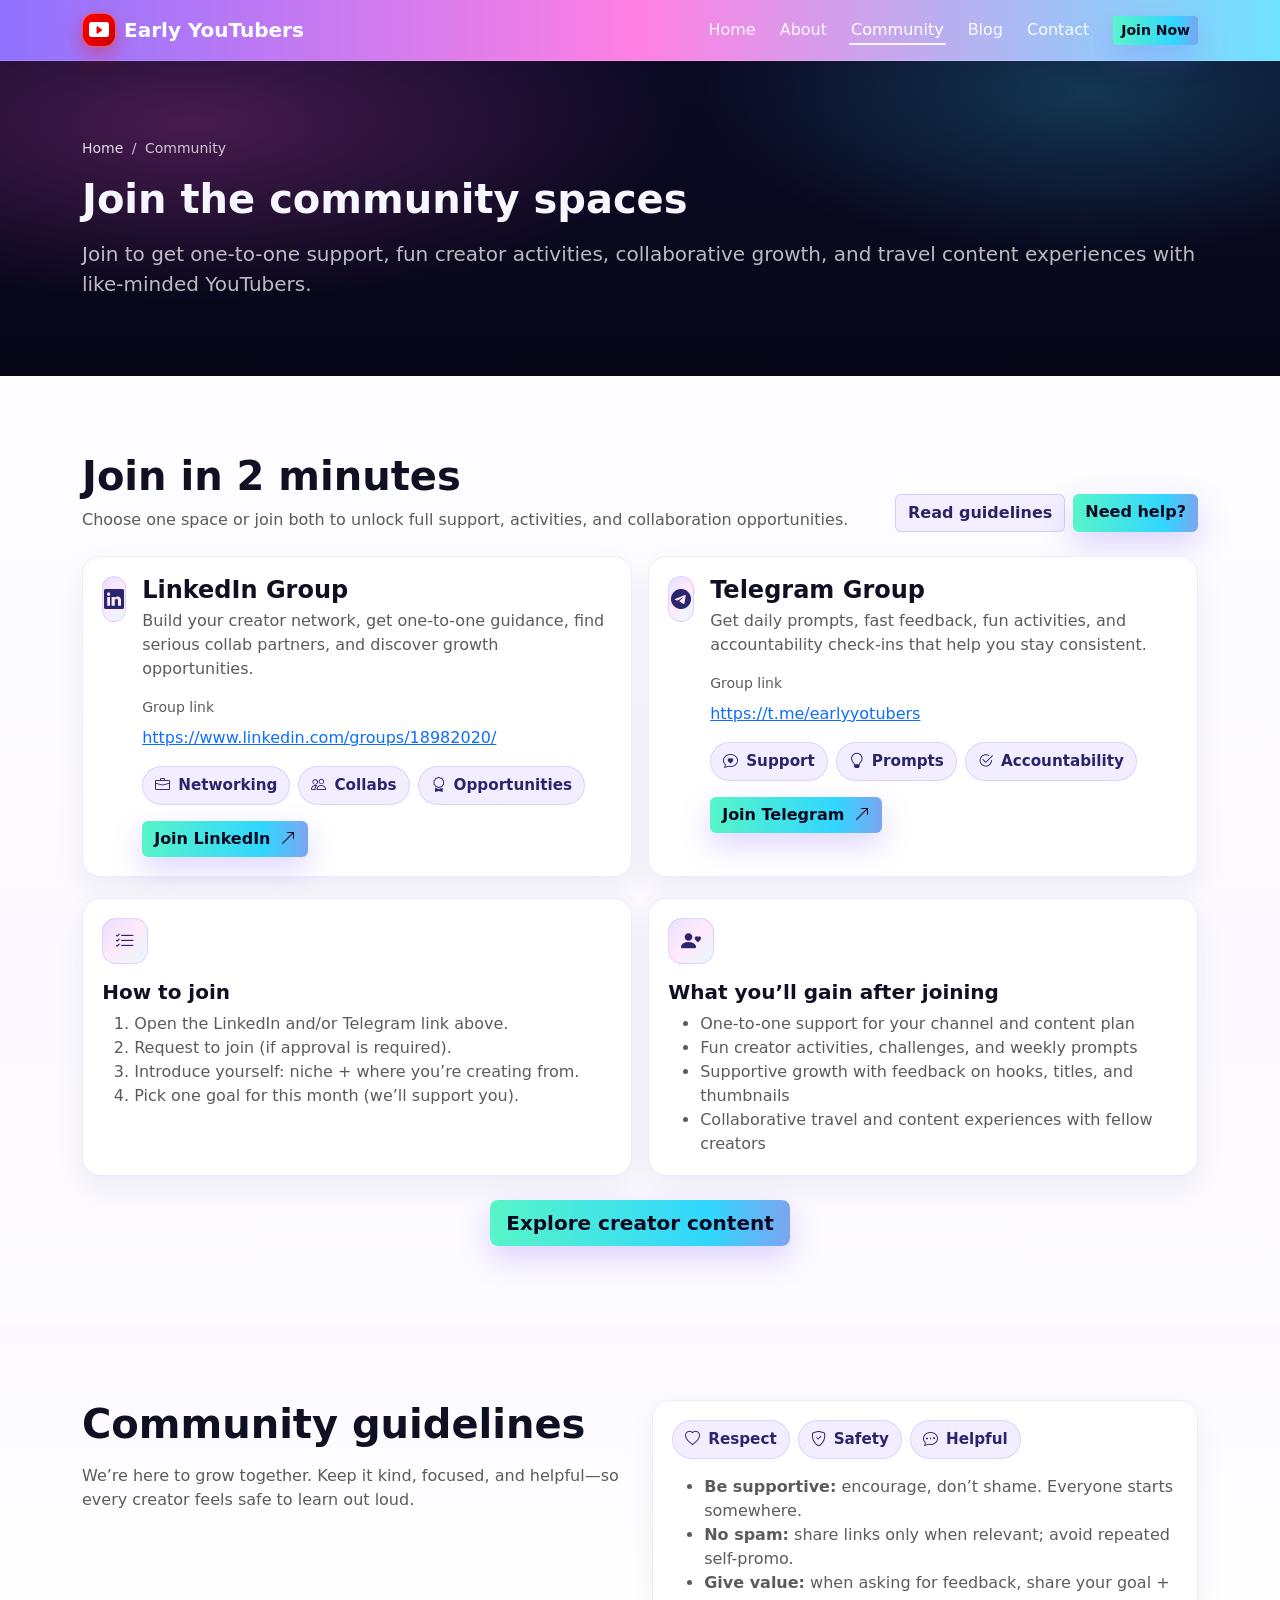
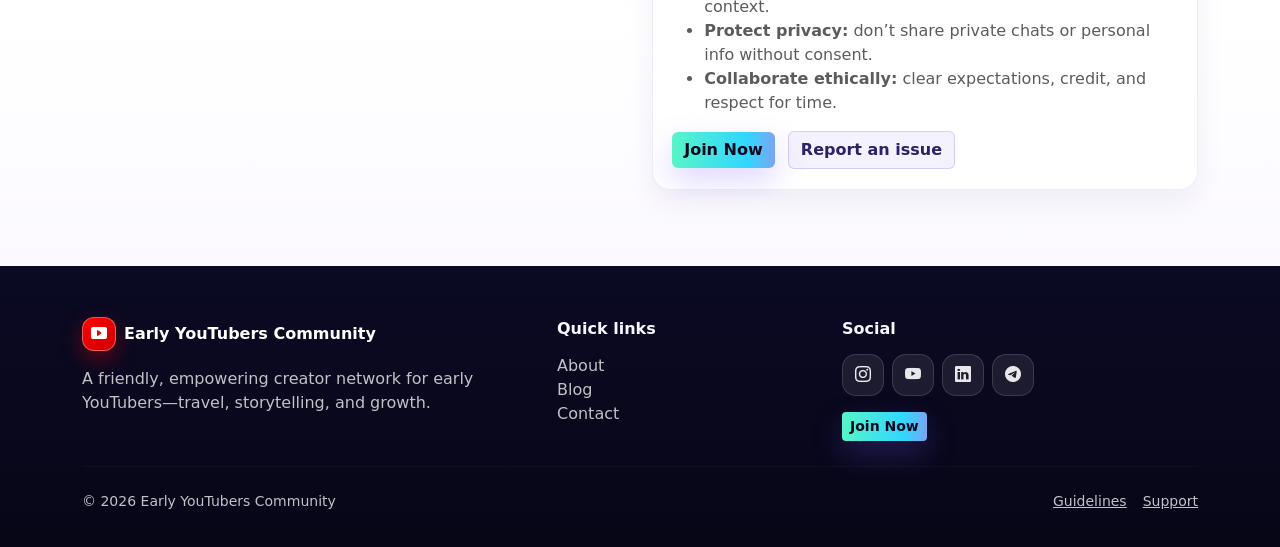
<file: community.html>
<!doctype html>
<html lang="en">
  <head>
    <meta charset="utf-8" />
    <meta name="viewport" content="width=device-width, initial-scale=1" />
    <meta
      name="description"
      content="Join Early YouTubers Community on LinkedIn and Telegram. Get creator prompts, feedback, collaborations, and community guidelines."
    />
    <meta
      name="keywords"
      content="Early YouTubers community, Beginner YouTubers, YouTube growth tips, Travel bloggers India, Creator collaboration network"
    />
    <meta name="robots" content="index,follow" />
    <meta property="og:title" content="Community | Early YouTubers Community" />
    <meta property="og:description" content="Join our LinkedIn + Telegram groups for support, resources, and collaboration." />
    <meta property="og:type" content="website" />
    <meta property="og:url" content="./community.html" />
    <meta name="theme-color" content="#7c5cff" />
    <link rel="canonical" href="./community.html" />

    <title>Community | Early YouTubers Community</title>

    <link
      href="https://cdn.jsdelivr.net/npm/bootstrap@5.3.3/dist/css/bootstrap.min.css"
      rel="stylesheet"
      integrity="sha384-QWTKZyjpPEjISv5WaRU9OFeRpok6YctnYmDr5pNlyT2bRjXh0JMhjY6hW+ALEwIH"
      crossorigin="anonymous"
    />
    <link
      rel="stylesheet"
      href="https://cdn.jsdelivr.net/npm/bootstrap-icons@1.11.3/font/bootstrap-icons.min.css"
    />
    <link rel="stylesheet" href="./assets/css/styles.css" />

    <script type="application/ld+json">
      {
        "@context": "https://schema.org",
        "@type": "WebPage",
        "name": "Community | Early YouTubers Community",
        "url": "./community.html"
      }
    </script>
  </head>
  <body>
    <nav class="navbar navbar-expand-lg navbar-dark sticky-top nav-glass">
      <div class="container">
        <a class="navbar-brand fw-bold d-flex align-items-center gap-2" href="./index.html">
          <span class="brand-mark" aria-hidden="true"><i class="bi bi-play-btn-fill"></i></span>
          <span>Early YouTubers</span>
        </a>
        <button
          class="navbar-toggler"
          type="button"
          data-bs-toggle="collapse"
          data-bs-target="#mainNav"
          aria-controls="mainNav"
          aria-expanded="false"
          aria-label="Toggle navigation"
        >
          <span class="navbar-toggler-icon"></span>
        </button>

        <div class="collapse navbar-collapse" id="mainNav">
          <ul class="navbar-nav ms-auto align-items-lg-center gap-lg-2">
            <li class="nav-item"><a class="nav-link" href="./index.html">Home</a></li>
            <li class="nav-item"><a class="nav-link" href="./about.html">About</a></li>
            <li class="nav-item"><a class="nav-link active" aria-current="page" href="./community.html">Community</a></li>
            <li class="nav-item"><a class="nav-link" href="./blog.html">Blog</a></li>
            <li class="nav-item"><a class="nav-link" href="./contact.html">Contact</a></li>
            <li class="nav-item ms-lg-2">
              <a class="btn btn-sm btn-gradient" href="#join">Join Now</a>
            </li>
          </ul>
        </div>
      </div>
    </nav>

    <header class="page-hero section-pad">
      <div class="container">
        <div class="crumb small mb-3 reveal">
          <a href="./index.html">Home</a> <span class="text-white-75 mx-1">/</span> <span class="text-white-75">Community</span>
        </div>
        <h1 class="display-6 fw-bold mb-3 reveal">Join the community spaces</h1>
        <p class="lead sub mb-0 reveal">
          Join to get one-to-one support, fun creator activities, collaborative growth, and travel content experiences with like-minded YouTubers.
        </p>
      </div>
    </header>

    <main>
      <section class="section-pad" id="join">
        <div class="container">
          <div class="d-flex flex-column flex-md-row align-items-md-end justify-content-between gap-3 mb-4">
            <div>
              <h2 class="h1 fw-bold mb-2 reveal">Join in 2 minutes</h2>
              <p class="text-muted mb-0 reveal">Choose one space or join both to unlock full support, activities, and collaboration opportunities.</p>
            </div>
            <div class="d-flex gap-2 reveal">
              <a class="btn btn-soft" href="#guidelines">Read guidelines</a>
              <a class="btn btn-gradient" href="./contact.html">Need help?</a>
            </div>
          </div>

          <div class="row g-3">
            <div class="col-lg-6">
              <div class="link-card reveal">
                <div class="d-flex align-items-start gap-3">
                  <div class="icon-bubble"><i class="bi bi-linkedin"></i></div>
                  <div class="flex-grow-1">
                    <h3 class="h4 fw-bold mb-1">LinkedIn Group</h3>
                    <p class="text-muted mb-3">
                      Build your creator network, get one-to-one guidance, find serious collab partners, and discover growth opportunities.
                    </p>
                    <div class="small text-muted mb-2">Group link</div>
                    <a class="d-inline-block mb-3" href="https://www.linkedin.com/groups/18982020/" target="_blank" rel="noopener noreferrer">
                      https://www.linkedin.com/groups/18982020/
                    </a>
                    <div class="d-flex gap-2 flex-wrap">
                      <span class="pill"><i class="bi bi-briefcase"></i> Networking</span>
                      <span class="pill"><i class="bi bi-people"></i> Collabs</span>
                      <span class="pill"><i class="bi bi-award"></i> Opportunities</span>
                    </div>
                    <div class="mt-3">
                      <a class="btn btn-gradient" href="https://www.linkedin.com/groups/18982020/" target="_blank" rel="noopener noreferrer">
                        Join LinkedIn <i class="bi bi-arrow-up-right ms-1"></i>
                      </a>
                    </div>
                  </div>
                </div>
              </div>
            </div>

            <div class="col-lg-6">
              <div class="link-card reveal">
                <div class="d-flex align-items-start gap-3">
                  <div class="icon-bubble"><i class="bi bi-telegram"></i></div>
                  <div class="flex-grow-1">
                    <h3 class="h4 fw-bold mb-1">Telegram Group</h3>
                    <p class="text-muted mb-3">
                      Get daily prompts, fast feedback, fun activities, and accountability check-ins that help you stay consistent.
                    </p>
                    <div class="small text-muted mb-2">Group link</div>
                    <a class="d-inline-block mb-3" href="https://t.me/earlyyotubers" target="_blank" rel="noopener noreferrer">
                      https://t.me/earlyyotubers
                    </a>
                    <div class="d-flex gap-2 flex-wrap">
                      <span class="pill"><i class="bi bi-chat-heart"></i> Support</span>
                      <span class="pill"><i class="bi bi-lightbulb"></i> Prompts</span>
                      <span class="pill"><i class="bi bi-check2-circle"></i> Accountability</span>
                    </div>
                    <div class="mt-3">
                      <a class="btn btn-gradient" href="https://t.me/earlyyotubers" target="_blank" rel="noopener noreferrer">
                        Join Telegram <i class="bi bi-arrow-up-right ms-1"></i>
                      </a>
                    </div>
                  </div>
                </div>
              </div>
            </div>
          </div>

          <div class="row g-3 mt-1">
            <div class="col-lg-6">
              <div class="feature-card reveal">
                <div class="icon-bubble"><i class="bi bi-list-check"></i></div>
                <h3 class="h5 fw-semibold mt-3">How to join</h3>
                <ol class="text-muted mb-0">
                  <li>Open the LinkedIn and/or Telegram link above.</li>
                  <li>Request to join (if approval is required).</li>
                  <li>Introduce yourself: niche + where you’re creating from.</li>
                  <li>Pick one goal for this month (we’ll support you).</li>
                </ol>
              </div>
            </div>
            <div class="col-lg-6">
              <div class="feature-card reveal">
                <div class="icon-bubble"><i class="bi bi-person-heart"></i></div>
                <h3 class="h5 fw-semibold mt-3">What you’ll gain after joining</h3>
                <ul class="text-muted mb-0">
                  <li>One-to-one support for your channel and content plan</li>
                  <li>Fun creator activities, challenges, and weekly prompts</li>
                  <li>Supportive growth with feedback on hooks, titles, and thumbnails</li>
                  <li>Collaborative travel and content experiences with fellow creators</li>
                </ul>
              </div>
            </div>
          </div>

          <div class="text-center mt-4 reveal">
            <a class="btn btn-lg btn-gradient" href="./blog.html">Explore creator content</a>
          </div>
        </div>
      </section>

      <section class="section-pad section-soft" id="guidelines">
        <div class="container">
          <div class="row g-4 align-items-start">
            <div class="col-lg-6">
              <h2 class="h1 fw-bold mb-3 reveal">Community guidelines</h2>
              <p class="text-muted mb-0 reveal">
                We’re here to grow together. Keep it kind, focused, and helpful—so every creator feels safe to learn out loud.
              </p>
            </div>
            <div class="col-lg-6">
              <div class="form-card reveal">
                <div class="d-flex gap-2 flex-wrap mb-3">
                  <span class="pill"><i class="bi bi-heart"></i> Respect</span>
                  <span class="pill"><i class="bi bi-shield-check"></i> Safety</span>
                  <span class="pill"><i class="bi bi-chat-dots"></i> Helpful</span>
                </div>
                <ul class="text-muted mb-0">
                  <li><strong>Be supportive:</strong> encourage, don’t shame. Everyone starts somewhere.</li>
                  <li><strong>No spam:</strong> share links only when relevant; avoid repeated self-promo.</li>
                  <li><strong>Give value:</strong> when asking for feedback, share your goal + context.</li>
                  <li><strong>Protect privacy:</strong> don’t share private chats or personal info without consent.</li>
                  <li><strong>Collaborate ethically:</strong> clear expectations, credit, and respect for time.</li>
                </ul>
                <div class="mt-3">
                  <a class="btn btn-gradient" href="#join">Join Now</a>
                  <a class="btn btn-soft ms-2" href="./contact.html">Report an issue</a>
                </div>
              </div>
            </div>
          </div>
        </div>
      </section>
    </main>

    <footer class="footer">
      <div class="container">
        <div class="row g-4 align-items-start">
          <div class="col-lg-5">
            <a class="footer-brand d-inline-flex align-items-center gap-2" href="./index.html">
              <span class="brand-mark" aria-hidden="true"><i class="bi bi-play-btn-fill"></i></span>
              <span class="fw-bold">Early YouTubers Community</span>
            </a>
            <p class="text-white-75 mt-3 mb-0">
              A friendly, empowering creator network for early YouTubers—travel, storytelling, and growth.
            </p>
          </div>
          <div class="col-6 col-lg-3">
            <div class="footer-title">Quick links</div>
            <ul class="list-unstyled footer-links">
              <li><a href="./about.html">About</a></li>
              <li><a href="./blog.html">Blog</a></li>
              <li><a href="./contact.html">Contact</a></li>
            </ul>
          </div>
          <div class="col-6 col-lg-4">
            <div class="footer-title">Social</div>
            <div class="d-flex gap-2 flex-wrap">
              <a class="social-btn" href="#" aria-label="Instagram"><i class="bi bi-instagram"></i></a>
              <a class="social-btn" href="#" aria-label="YouTube"><i class="bi bi-youtube"></i></a>
              <a class="social-btn" href="https://www.linkedin.com/groups/18982020/" target="_blank" rel="noopener noreferrer" aria-label="LinkedIn"><i class="bi bi-linkedin"></i></a>
              <a class="social-btn" href="https://t.me/earlyyotubers" target="_blank" rel="noopener noreferrer" aria-label="Telegram"><i class="bi bi-telegram"></i></a>
            </div>
            <div class="mt-3">
              <a class="btn btn-sm btn-gradient" href="#join">Join Now</a>
            </div>
          </div>
        </div>
        <hr class="footer-hr my-4" />
        <div class="d-flex flex-column flex-md-row gap-2 justify-content-between small text-white-75">
          <div>© <span id="year"></span> Early YouTubers Community</div>
          <div class="d-flex gap-3">
            <a class="text-white-75" href="#guidelines">Guidelines</a>
            <a class="text-white-75" href="./contact.html">Support</a>
          </div>
        </div>
      </div>
    </footer>

    <button class="to-top" type="button" aria-label="Back to top">
      <i class="bi bi-arrow-up"></i>
    </button>

    <script
      src="https://cdn.jsdelivr.net/npm/bootstrap@5.3.3/dist/js/bootstrap.bundle.min.js"
      integrity="sha384-YvpcrYf0tY3lHB60NNkmXc5s9fDVZLESaAA55NDzOxhy9GkcIdslK1eN7N6jIeHz"
      crossorigin="anonymous"
    ></script>
    <script src="./assets/js/main.js"></script>
  </body>
</html>
</file>
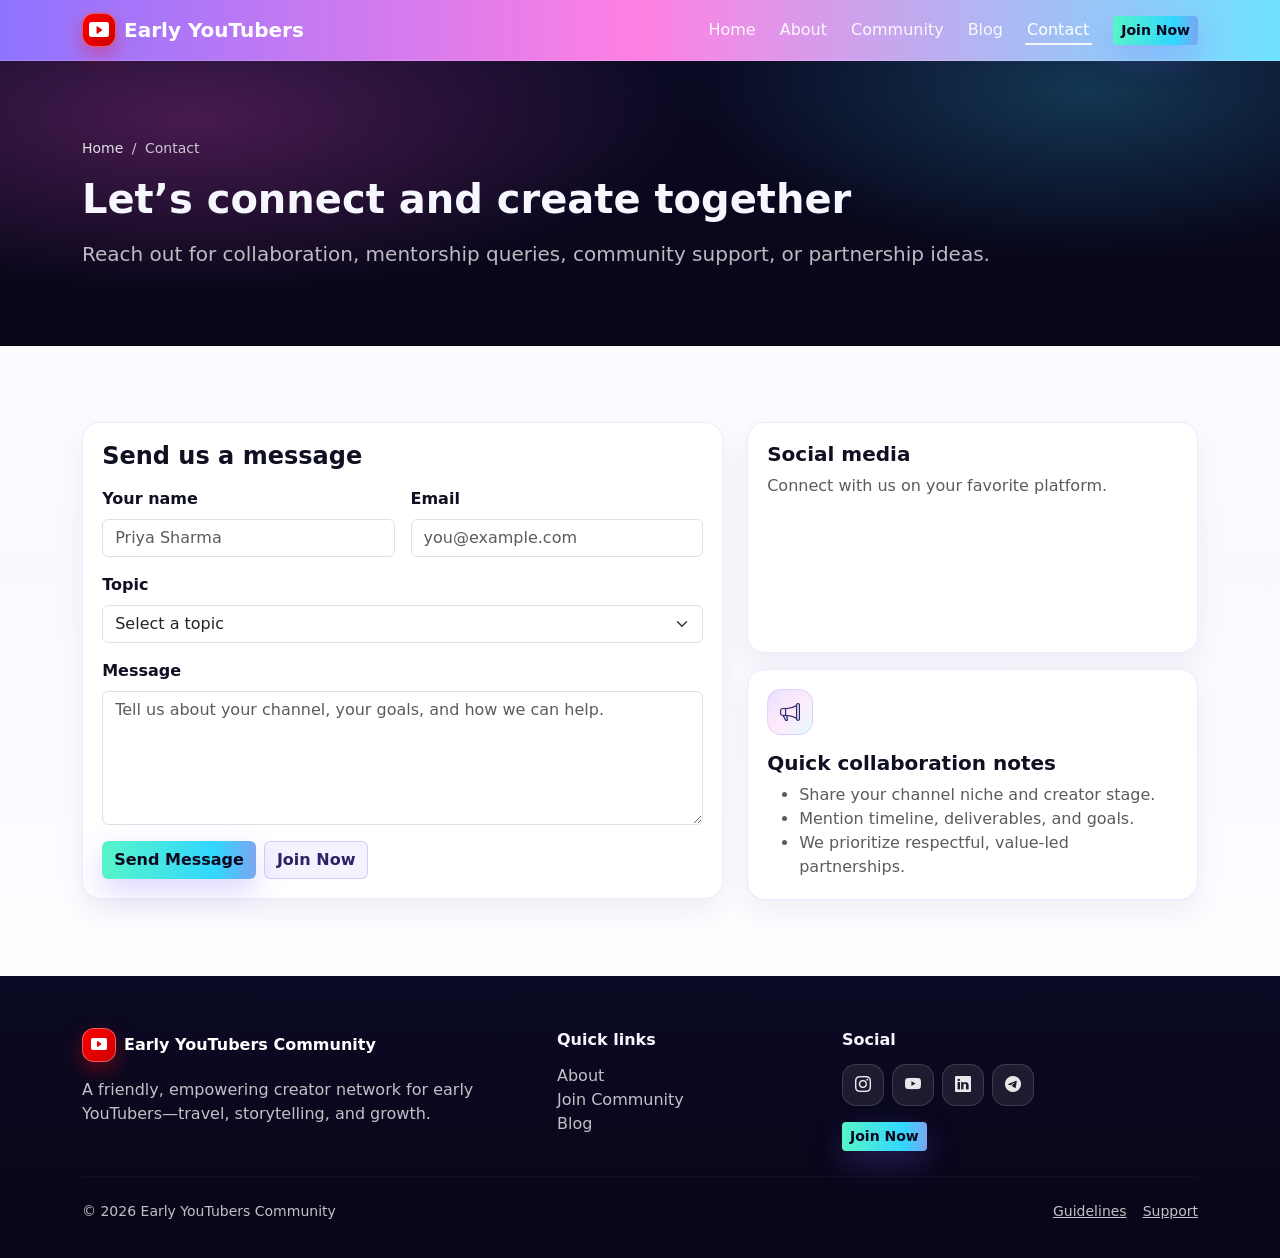
<file: contact.html>
<!doctype html>
<html lang="en">
  <head>
    <meta charset="utf-8" />
    <meta name="viewport" content="width=device-width, initial-scale=1" />
    <meta
      name="description"
      content="Contact Early YouTubers Community for collaborations, support, and creator resources. Join our early YouTubers network."
    />
    <meta
      name="keywords"
      content="Early YouTubers community, Beginner YouTubers, YouTube growth tips, Travel bloggers India, Creator collaboration network"
    />
    <meta name="robots" content="index,follow" />
    <meta property="og:title" content="Contact | Early YouTubers Community" />
    <meta
      property="og:description"
      content="Reach out for collaborations, support, and community partnerships."
    />
    <meta property="og:type" content="website" />
    <meta property="og:url" content="./contact.html" />
    <meta name="theme-color" content="#7c5cff" />
    <link rel="canonical" href="./contact.html" />

    <title>Contact | Early YouTubers Community</title>

    <link
      href="https://cdn.jsdelivr.net/npm/bootstrap@5.3.3/dist/css/bootstrap.min.css"
      rel="stylesheet"
      integrity="sha384-QWTKZyjpPEjISv5WaRU9OFeRpok6YctnYmDr5pNlyT2bRjXh0JMhjY6hW+ALEwIH"
      crossorigin="anonymous"
    />
    <link
      rel="stylesheet"
      href="https://cdn.jsdelivr.net/npm/bootstrap-icons@1.11.3/font/bootstrap-icons.min.css"
    />
    <link rel="stylesheet" href="./assets/css/styles.css" />

    <script type="application/ld+json">
      {
        "@context": "https://schema.org",
        "@type": "ContactPage",
        "name": "Contact | Early YouTubers Community",
        "url": "./contact.html"
      }
    </script>
  </head>
  <body>
    <nav class="navbar navbar-expand-lg navbar-dark sticky-top nav-glass">
      <div class="container">
        <a class="navbar-brand fw-bold d-flex align-items-center gap-2" href="./index.html">
          <span class="brand-mark" aria-hidden="true"><i class="bi bi-play-btn-fill"></i></span>
          <span>Early YouTubers</span>
        </a>
        <button
          class="navbar-toggler"
          type="button"
          data-bs-toggle="collapse"
          data-bs-target="#mainNav"
          aria-controls="mainNav"
          aria-expanded="false"
          aria-label="Toggle navigation"
        >
          <span class="navbar-toggler-icon"></span>
        </button>

        <div class="collapse navbar-collapse" id="mainNav">
          <ul class="navbar-nav ms-auto align-items-lg-center gap-lg-2">
            <li class="nav-item"><a class="nav-link" href="./index.html">Home</a></li>
            <li class="nav-item"><a class="nav-link" href="./about.html">About</a></li>
            <li class="nav-item"><a class="nav-link" href="./community.html">Community</a></li>
            <li class="nav-item"><a class="nav-link" href="./blog.html">Blog</a></li>
            <li class="nav-item"><a class="nav-link active" aria-current="page" href="./contact.html">Contact</a></li>
            <li class="nav-item ms-lg-2">
              <a class="btn btn-sm btn-gradient" href="./community.html#join">Join Now</a>
            </li>
          </ul>
        </div>
      </div>
    </nav>

    <header class="page-hero section-pad">
      <div class="container">
        <div class="crumb small mb-3 reveal">
          <a href="./index.html">Home</a> <span class="text-white-75 mx-1">/</span> <span class="text-white-75">Contact</span>
        </div>
        <h1 class="display-6 fw-bold mb-3 reveal">Let’s connect and create together</h1>
        <p class="lead sub mb-0 reveal">
          Reach out for collaboration, mentorship queries, community support, or partnership ideas.
        </p>
      </div>
    </header>

    <main>
      <section class="section-pad">
        <div class="container">
          <div class="row g-4 align-items-stretch">
            <div class="col-lg-7 d-flex">
              <div class="form-card reveal w-100">
                <h2 class="h4 fw-bold mb-3">Send us a message</h2>
                <form id="contactForm" novalidate>
                  <div class="row g-3">
                    <div class="col-md-6">
                      <label class="form-label" for="name">Your name</label>
                      <input id="name" name="name" class="form-control" type="text" placeholder="Priya Sharma" required />
                    </div>
                    <div class="col-md-6">
                      <label class="form-label" for="email">Email</label>
                      <input id="email" name="email" class="form-control" type="email" placeholder="you@example.com" required />
                    </div>
                    <div class="col-12">
                      <label class="form-label" for="topic">Topic</label>
                      <select id="topic" name="topic" class="form-select">
                        <option value="">Select a topic</option>
                        <option>Community support</option>
                        <option>Collaboration request</option>
                        <option>Partnership / sponsorship</option>
                        <option>Content feedback</option>
                      </select>
                    </div>
                    <div class="col-12">
                      <label class="form-label" for="message">Message</label>
                      <textarea
                        id="message"
                        name="message"
                        class="form-control"
                        rows="5"
                        placeholder="Tell us about your channel, your goals, and how we can help."
                        required
                      ></textarea>
                    </div>
                    <div class="col-12 d-flex flex-wrap gap-2">
                      <button class="btn btn-gradient" type="submit">Send Message</button>
                      <a class="btn btn-soft" href="./community.html#join">Join Now</a>
                    </div>
                  </div>
                </form>
                <div id="formToast" class="d-none mt-3 p-2 rounded-3 small"></div>
              </div>
            </div>

            <div class="col-lg-5 d-flex flex-column">
              <div class="link-card reveal mb-3">
                <h3 class="h5 fw-bold mb-2">Social media</h3>
                <p class="text-muted mb-3">Connect with us on your favorite platform.</p>
                <div class="d-flex gap-2 flex-wrap">
                  <a class="social-btn" href="#" aria-label="Instagram"><i class="bi bi-instagram"></i></a>
                  <a class="social-btn" href="#" aria-label="YouTube"><i class="bi bi-youtube"></i></a>
                  <a class="social-btn" href="https://www.linkedin.com/groups/18982020/" target="_blank" rel="noopener noreferrer" aria-label="LinkedIn"><i class="bi bi-linkedin"></i></a>
                  <a class="social-btn" href="https://t.me/earlyyotubers" target="_blank" rel="noopener noreferrer" aria-label="Telegram"><i class="bi bi-telegram"></i></a>
                </div>
              </div>

              <div class="feature-card reveal flex-grow-1">
                <div class="icon-bubble"><i class="bi bi-megaphone"></i></div>
                <h3 class="h5 fw-semibold mt-3">Quick collaboration notes</h3>
                <ul class="text-muted mb-0">
                  <li>Share your channel niche and creator stage.</li>
                  <li>Mention timeline, deliverables, and goals.</li>
                  <li>We prioritize respectful, value-led partnerships.</li>
                </ul>
              </div>
            </div>
          </div>
        </div>
      </section>
    </main>

    <footer class="footer">
      <div class="container">
        <div class="row g-4 align-items-start">
          <div class="col-lg-5">
            <a class="footer-brand d-inline-flex align-items-center gap-2" href="./index.html">
              <span class="brand-mark" aria-hidden="true"><i class="bi bi-play-btn-fill"></i></span>
              <span class="fw-bold">Early YouTubers Community</span>
            </a>
            <p class="text-white-75 mt-3 mb-0">
              A friendly, empowering creator network for early YouTubers—travel, storytelling, and growth.
            </p>
          </div>
          <div class="col-6 col-lg-3">
            <div class="footer-title">Quick links</div>
            <ul class="list-unstyled footer-links">
              <li><a href="./about.html">About</a></li>
              <li><a href="./community.html#join">Join Community</a></li>
              <li><a href="./blog.html">Blog</a></li>
            </ul>
          </div>
          <div class="col-6 col-lg-4">
            <div class="footer-title">Social</div>
            <div class="d-flex gap-2 flex-wrap">
              <a class="social-btn" href="#" aria-label="Instagram"><i class="bi bi-instagram"></i></a>
              <a class="social-btn" href="#" aria-label="YouTube"><i class="bi bi-youtube"></i></a>
              <a class="social-btn" href="https://www.linkedin.com/groups/18982020/" target="_blank" rel="noopener noreferrer" aria-label="LinkedIn"><i class="bi bi-linkedin"></i></a>
              <a class="social-btn" href="https://t.me/earlyyotubers" target="_blank" rel="noopener noreferrer" aria-label="Telegram"><i class="bi bi-telegram"></i></a>
            </div>
            <div class="mt-3">
              <a class="btn btn-sm btn-gradient" href="./community.html#join">Join Now</a>
            </div>
          </div>
        </div>
        <hr class="footer-hr my-4" />
        <div class="d-flex flex-column flex-md-row gap-2 justify-content-between small text-white-75">
          <div>© <span id="year"></span> Early YouTubers Community</div>
          <div class="d-flex gap-3">
            <a class="text-white-75" href="./community.html#guidelines">Guidelines</a>
            <a class="text-white-75" href="./contact.html">Support</a>
          </div>
        </div>
      </div>
    </footer>

    <button class="to-top" type="button" aria-label="Back to top">
      <i class="bi bi-arrow-up"></i>
    </button>

    <script
      src="https://cdn.jsdelivr.net/npm/bootstrap@5.3.3/dist/js/bootstrap.bundle.min.js"
      integrity="sha384-YvpcrYf0tY3lHB60NNkmXc5s9fDVZLESaAA55NDzOxhy9GkcIdslK1eN7N6jIeHz"
      crossorigin="anonymous"
    ></script>
    <script src="./assets/js/main.js"></script>
  </body>
</html>
</file>
<file: assets/css/styles.css>
:root{
  --bg-0:#070617;
  --bg-1:#0b0a24;
  --card:#121134;
  --text:#f6f6ff;
  --muted:rgba(255,255,255,.72);
  --muted2:rgba(255,255,255,.55);

  --lav:#7c5cff;
  --pink:#ff4fd8;
  --sky:#31d6ff;
  --mint:#57f5c8;
  --sun:#ffd36a;
}

html{scroll-behavior:smooth}
body{
  font-family: system-ui, -apple-system, Segoe UI, Roboto, Arial, sans-serif;
  color: #101023;
  background: linear-gradient(180deg, #ffffff 0%, #fbf9ff 45%, #ffffff 100%);
}

.text-white-75{color:rgba(255,255,255,.75)!important}
.btn:focus{box-shadow:0 0 0 .25rem rgba(124,92,255,.25)}

/* Navbar */
.nav-glass{
  background: linear-gradient(90deg, rgba(124,92,255,.86), rgba(255,79,216,.72), rgba(49,214,255,.70));
  backdrop-filter: blur(12px);
  border-bottom: 1px solid rgba(255,255,255,.14);
}
.navbar .nav-link{color:rgba(255,255,255,.92)}
.navbar .nav-link:hover{color:#fff}
.navbar .nav-link.active{
  color:#fff;
  position:relative;
}
.navbar .nav-link.active::after{
  content:"";
  position:absolute;
  left:.35rem;
  right:.35rem;
  bottom:.3rem;
  height:2px;
  background: rgba(255,255,255,.9);
  border-radius:999px;
}

.brand-mark{
  width:34px;height:34px;
  display:grid;place-items:center;
  border-radius:12px;
  background: linear-gradient(135deg, #ff0000, #cc0000);
  border: 1px solid rgba(255,255,255,.35);
  box-shadow: 0 8px 20px rgba(255,0,0,.35);
}
.brand-mark i{color:#fff}

/* Sections */
.section-pad{padding: clamp(3rem, 6vw, 5.5rem) 0}
.section-soft{background: linear-gradient(180deg, #fbf9ff 0%, #ffffff 55%, #fbf9ff 100%)}

/* Hero */
.hero{
  position:relative;
  overflow:hidden;
  background: radial-gradient(1200px 500px at 12% 5%, rgba(255,79,216,.35), transparent 55%),
              radial-gradient(900px 400px at 90% 15%, rgba(49,214,255,.30), transparent 55%),
              linear-gradient(180deg, var(--bg-0) 0%, var(--bg-1) 80%, #0b0a24 100%);
  color: var(--text);
}
.hero .lead{max-width: 58ch}
.badge-pill{
  display:inline-flex;
  align-items:center;
  padding:.5rem .8rem;
  border-radius:999px;
  color: rgba(255,255,255,.9);
  border: 1px solid rgba(255,255,255,.18);
  background: rgba(255,255,255,.08);
}
.sparkle{filter: drop-shadow(0 8px 20px rgba(255,79,216,.35))}

.hero-metrics{
  display:flex;
  gap:1rem;
  flex-wrap:wrap;
}
.metric{
  padding:.8rem 1rem;
  border-radius:16px;
  border:1px solid rgba(255,255,255,.14);
  background: rgba(255,255,255,.06);
  min-width: 150px;
}
.metric-num{font-weight:800; letter-spacing:.2px}
.metric-label{font-size:.9rem; color: var(--muted2)}

.hero-card{
  border-radius: 22px;
  border: 1px solid rgba(255,255,255,.14);
  background: linear-gradient(180deg, rgba(255,255,255,.10), rgba(255,255,255,.06));
  box-shadow: 0 20px 60px rgba(0,0,0,.35);
  overflow:hidden;
}
.hero-card-top{
  display:flex; align-items:center;
  padding: 1rem 1.1rem;
  border-bottom: 1px solid rgba(255,255,255,.10);
}
.hero-card-body{padding: 1rem 1.1rem 1.1rem}
.hero-card-cta{
  display:flex; justify-content:space-between; gap:.6rem;
  padding: .95rem 1.1rem 1.1rem;
  border-top: 1px solid rgba(255,255,255,.10);
}
.chip{
  display:inline-flex; align-items:center;
  gap:.4rem;
  padding:.35rem .65rem;
  border-radius:999px;
  font-size:.92rem;
  color: rgba(255,255,255,.92);
  background: rgba(255,255,255,.08);
  border: 1px solid rgba(255,255,255,.14);
}

.avatar-stack{display:flex}
.av{
  width:34px;height:34px;border-radius:999px;
  border:2px solid rgba(12,10,35,.8);
  margin-right:-10px;
  box-shadow: 0 12px 18px rgba(0,0,0,.25);
}
.av-1{background: radial-gradient(circle at 30% 30%, var(--sun), var(--pink))}
.av-2{background: radial-gradient(circle at 30% 30%, var(--sky), var(--lav))}
.av-3{background: radial-gradient(circle at 30% 30%, var(--mint), var(--sky))}
.av-4{background: radial-gradient(circle at 30% 30%, #fff, var(--lav))}

.hero-bg{position:absolute; inset:0; pointer-events:none}
.blob{
  position:absolute;
  width: 420px; height: 420px;
  filter: blur(30px);
  opacity: .75;
  border-radius: 999px;
  animation: floaty 8s ease-in-out infinite;
}
.blob-1{left:-120px; top: 40px; background: radial-gradient(circle at 30% 30%, rgba(255,79,216,.85), rgba(124,92,255,.25))}
.blob-2{right:-130px; top: 90px; background: radial-gradient(circle at 30% 30%, rgba(49,214,255,.85), rgba(255,211,106,.20)); animation-duration: 10s}
.grid-glow{
  position:absolute;
  inset: auto 0 0 0;
  height: 260px;
  background:
    linear-gradient(transparent, rgba(124,92,255,.18)),
    repeating-linear-gradient(90deg, rgba(255,255,255,.06) 0 1px, transparent 1px 40px),
    repeating-linear-gradient(0deg, rgba(255,255,255,.05) 0 1px, transparent 1px 40px);
  mask-image: linear-gradient(transparent, black 55%);
  opacity:.65;
}
@keyframes floaty{
  0%,100%{transform: translateY(0) translateX(0) scale(1)}
  50%{transform: translateY(-14px) translateX(10px) scale(1.03)}
}

/* Buttons */
.btn-gradient{
  color:#0b0820;
  border:0;
  background: linear-gradient(90deg, var(--mint), var(--sky), var(--pink), var(--lav));
  background-size: 220% 100%;
  font-weight: 700;
  box-shadow: 0 12px 30px rgba(124,92,255,.25);
  transition: transform .18s ease, filter .18s ease, background-position .35s ease;
}
.btn-gradient:hover{
  background-position: 100% 0;
  transform: translateY(-1px);
  filter: brightness(1.02);
}
.btn-soft{
  border: 1px solid rgba(124,92,255,.25);
  background: rgba(124,92,255,.08);
  color: #2a2366;
  font-weight: 600;
}
.btn-soft:hover{background: rgba(124,92,255,.12)}

/* Feature cards */
.feature-card{
  height:100%;
  border-radius: 18px;
  padding: 1.2rem 1.2rem;
  border: 1px solid rgba(124,92,255,.14);
  background: #fff;
  box-shadow: 0 12px 30px rgba(20, 16, 80, .06);
  transition: transform .18s ease, box-shadow .18s ease;
}
.feature-card:hover{
  transform: translateY(-2px);
  box-shadow: 0 18px 45px rgba(20, 16, 80, .10);
}
.icon-bubble{
  width:46px;height:46px;
  display:grid;place-items:center;
  border-radius: 14px;
  background: linear-gradient(135deg, rgba(124,92,255,.18), rgba(255,79,216,.12), rgba(49,214,255,.12));
  border: 1px solid rgba(124,92,255,.18);
  color: #2b256e;
  font-size: 1.25rem;
}

/* Quotes */
.quote-card{
  height:100%;
  border-radius: 18px;
  padding: 1.25rem 1.25rem;
  background: #fff;
  border: 1px solid rgba(124,92,255,.12);
  box-shadow: 0 12px 30px rgba(20, 16, 80, .06);
  position:relative;
}
.quote-mark{
  position:absolute;
  top: 12px; right: 14px;
  color: rgba(124,92,255,.25);
  font-size: 1.3rem;
}
.mini-avatar{
  width:34px;height:34px;border-radius:999px;
  display:inline-block;
}
.mini-avatar.av-1{background: radial-gradient(circle at 30% 30%, var(--sun), var(--pink))}
.mini-avatar.av-2{background: radial-gradient(circle at 30% 30%, var(--sky), var(--lav))}
.mini-avatar.av-3{background: radial-gradient(circle at 30% 30%, var(--mint), var(--pink))}

/* CTA band */
.cta-band{
  border-radius: 22px;
  padding: clamp(1.25rem, 3vw, 1.8rem);
  color: var(--text);
  background: radial-gradient(900px 250px at 10% 10%, rgba(255,79,216,.45), transparent 55%),
              radial-gradient(700px 260px at 80% 30%, rgba(49,214,255,.40), transparent 55%),
              linear-gradient(90deg, rgba(124,92,255,.90), rgba(255,79,216,.78));
  border: 1px solid rgba(255,255,255,.18);
  box-shadow: 0 18px 60px rgba(124,92,255,.22);
}

/* Page header */
.page-hero{
  background: radial-gradient(900px 320px at 15% 20%, rgba(255,79,216,.25), transparent 55%),
              radial-gradient(700px 300px at 85% 10%, rgba(49,214,255,.22), transparent 55%),
              linear-gradient(180deg, #0b0a24 0%, #070617 100%);
  color: var(--text);
  position:relative;
  overflow:hidden;
}
.page-hero .crumb a{color:rgba(255,255,255,.85); text-decoration:none}
.page-hero .crumb a:hover{color:#fff; text-decoration:underline}
.page-hero .sub{color: var(--muted)}

/* Lists + badges */
.pill{
  display:inline-flex; align-items:center; gap:.5rem;
  padding:.45rem .75rem;
  border-radius:999px;
  background: rgba(124,92,255,.10);
  border: 1px solid rgba(124,92,255,.18);
  color:#2b256e;
  font-weight: 600;
  font-size:.95rem;
}
.link-card{
  height:100%;
  border-radius:18px;
  padding: 1.2rem;
  background:#fff;
  border: 1px solid rgba(124,92,255,.12);
  box-shadow: 0 12px 30px rgba(20, 16, 80, .06);
}
.link-card a{word-break:break-word}

/* Blog cards */
.post-card{
  height:100%;
  border-radius: 18px;
  overflow:hidden;
  background:#fff;
  border: 1px solid rgba(124,92,255,.12);
  box-shadow: 0 12px 30px rgba(20, 16, 80, .06);
  transition: transform .18s ease, box-shadow .18s ease;
}
.post-card:hover{
  transform: translateY(-2px);
  box-shadow: 0 18px 45px rgba(20, 16, 80, .10);
}
.post-banner{
  height: 170px;
  background:
    radial-gradient(90px 90px at 20% 20%, rgba(255,255,255,.45), transparent 55%),
    linear-gradient(120deg, rgba(124,92,255,.95), rgba(255,79,216,.75), rgba(49,214,255,.70));
}
.post-body{padding:1.1rem 1.1rem}
.post-meta{color:#5a5679;font-size:.92rem}

/* Footer */
.footer{
  padding: 3.2rem 0 2.2rem;
  background: linear-gradient(180deg, #0b0a24 0%, #070617 100%);
  color: var(--text);
}
.footer-title{font-weight:700; margin-bottom:.8rem}
.footer-links a{
  color: rgba(255,255,255,.75);
  text-decoration:none;
}
.footer-links a:hover{color:#fff; text-decoration:underline}
.footer-brand{text-decoration:none; color:#fff}
.footer-hr{border-color: rgba(255,255,255,.12)}
.social-btn{
  width:42px;height:42px;
  display:grid;place-items:center;
  border-radius: 14px;
  background: rgba(255,255,255,.08);
  border: 1px solid rgba(255,255,255,.14);
  color: rgba(255,255,255,.9);
  text-decoration:none;
  transition: transform .18s ease, background .18s ease;
}
.social-btn:hover{
  transform: translateY(-1px);
  background: rgba(255,255,255,.12);
  color:#fff;
}

/* Reveal animations */
.reveal{
  opacity: 0;
  transform: translateY(14px);
  transition: opacity .55s ease, transform .55s ease;
  will-change: opacity, transform;
}
.reveal.in{
  opacity: 1;
  transform: translateY(0);
}

/* Back to top */
.to-top{
  position:fixed;
  right: 16px;
  bottom: 16px;
  width: 48px;
  height: 48px;
  border-radius: 16px;
  border: 1px solid rgba(124,92,255,.22);
  background: rgba(255,255,255,.92);
  color: #2b256e;
  display:grid;
  place-items:center;
  box-shadow: 0 14px 35px rgba(20, 16, 80, .10);
  opacity:0;
  transform: translateY(8px);
  pointer-events:none;
  transition: opacity .22s ease, transform .22s ease;
}
.to-top.show{
  opacity:1;
  transform: translateY(0);
  pointer-events:auto;
}
.to-top:hover{filter: brightness(1.02)}

/* Forms */
.form-card{
  border-radius: 18px;
  padding: 1.2rem;
  background:#fff;
  border: 1px solid rgba(124,92,255,.12);
  box-shadow: 0 12px 30px rgba(20, 16, 80, .06);
}
.form-label{font-weight:600}
.form-control:focus{
  border-color: rgba(124,92,255,.65);
  box-shadow: 0 0 0 .25rem rgba(124,92,255,.18);
}
.toast-success{
  border:1px solid rgba(87,245,200,.35);
  background: rgba(87,245,200,.12);
  color:#155449;
}
.toast-error{
  border:1px solid rgba(255,79,216,.30);
  background: rgba(255,79,216,.10);
  color:#6b1d56;
}

/* Reduce motion */
@media (prefers-reduced-motion: reduce){
  html{scroll-behavior:auto}
  .blob{animation:none}
  .btn-gradient{transition:none}
  .feature-card,.post-card,.social-btn{transition:none}
  .reveal{transition:none; transform:none; opacity:1}
}
</file>
